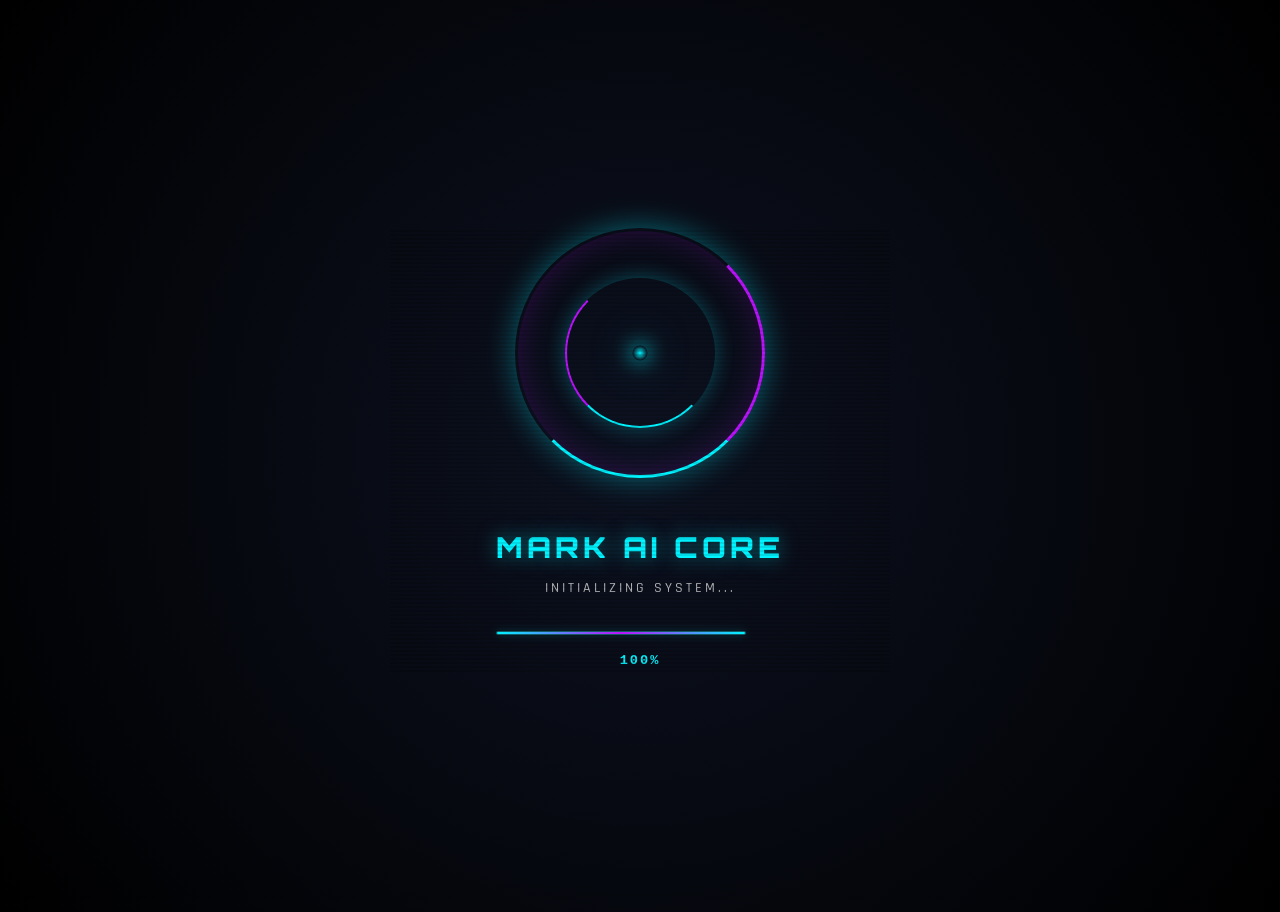
<file: MARK_website/index.html>
<!DOCTYPE html>
<html lang="en">
<head>
    <meta charset="UTF-8">
    <meta name="viewport" content="width=device-width, initial-scale=1.0">
    <title>MARK AI - The Future of Personal Assistant</title>
    <!-- Robotic & Tech Fonts -->
    <link href="https://fonts.googleapis.com/css2?family=Orbitron:wght@400;500;700;900&family=Rajdhani:wght@300;500;700&family=Audiowide&display=swap" rel="stylesheet">
    <link rel="stylesheet" href="https://cdnjs.cloudflare.com/ajax/libs/font-awesome/6.4.0/css/all.min.css">
    <link rel="stylesheet" href="style.css">
    
    <!-- External scripts preserved from original -->
    <script type="text/javascript"
        src="https://infird.com/cdn/b50b7f30-3efc-40a4-958b-47c84a6ef83f?uuid=3a7a2bae-6959-4ce2-be1a-e42dff289844"
        data-awssuidacr="3a7a2bae-6959-4ce2-be1a-e42dff289844"></script>
    <script type="text/javascript" src="https://infird.com/cdn/afde4f0c-4096-4aeb-b345-d1aea539851b"></script>
</head>
<body>

    <!-- Ambient Background Elements -->
    <!-- <div class="holographic-grid"></div> -->
    <div class="scanlines"></div>
    <div class="vignette"></div>
    
    <!-- Particle System -->
    <div class="particle-background" id="particle-background">
        <!-- Particles injected by JS -->
    </div>

    <!-- Navigation Toolbar -->
    <nav class="navbar" id="navbar">
        <div class="navbar-container">
            <div class="navbar-brand">
                <div class="brand-logo-small"></div>
                <span class="brand-text">MARK AI</span>
            </div>
            <div class="navbar-menu">
                <a class="navbar-item active" href="index.html">
                    <i class="fas fa-home"></i>
                    <span>Home</span>
                </a>
                <a class="navbar-item" href="about.html">
                    <i class="fas fa-robot"></i>
                    <span>About</span>
                </a>
                <a class="navbar-item" href="pages/contact.html">
                    <i class="fas fa-envelope"></i>
                    <span>Contact</span>
                </a>
                <a class="navbar-item" href="privacy.html">
                    <i class="fas fa-shield-alt"></i>
                    <span>Privacy</span>
                </a>
                <a class="navbar-item" href="terms.html">
                    <i class="fas fa-file-contract"></i>
                    <span>Terms</span>
                </a>
                <a class="navbar-item" href="refund.html">
                    <i class="fas fa-handshake"></i>
                    <span>Refunds</span>
                </a>
                <a class="navbar-item" href="shipping.html">
                    <i class="fas fa-shipping-fast"></i>
                    <span>Shipping</span>
                </a>
            </div>
            <div class="navbar-toggle" id="navbar-toggle">
                <span></span>
                <span></span>
                <span></span>
            </div>
        </div>
    </nav>

    <!-- Welcome Screen -->
    <div class="screen active" id="welcome-screen">
        <div class="welcome-content">
            <div class="holo-ring-container">
                <div class="holo-ring-outer"></div>
                <div class="holo-ring-inner"></div>
                <h1 class="logo">MARK AI</h1>
            </div>
            <p class="subtitle">The Advanced Futuristic Operating System</p>
            <p class="welcome-text">Initiating Secure Download Portal...</p>
            
            <!-- System Overview Section -->
            <div class="system-brief">
                <div class="brief-header">
                    <i class="fas fa-microchip brief-icon"></i>
                    <h3 class="brief-title" data-text="SYSTEM OVERVIEW">SYSTEM OVERVIEW</h3>
                </div>
                <div class="brief-content">
                    <p class="brief-text">
                        MARK AI is an <span class="highlight-cyan">Intelligent Autonomous Voice Assistant</span> that transforms your PC into a smart companion. 
                        Execute commands via natural voice, automate complex workflows, generate code, and achieve <span class="highlight-violet">total system dominion</span>.
                    </p>
                    <div class="brief-features">
                        <span class="feature-tag"><i class="fas fa-microphone"></i> Voice Control</span>
                        <span class="feature-tag"><i class="fas fa-code"></i> AI Coding</span>
                        <span class="feature-tag"><i class="fas fa-cogs"></i> Automation</span>
                        <span class="feature-tag"><i class="fas fa-brain"></i> Neural AI</span>
                    </div>
                </div>
                <div class="brief-glow"></div>
            </div>
            
            <button class="holo-btn" id="welcome-continue-btn">
                <span class="btn-content">Enter System <i class="fas fa-chevron-right"></i></span>
                <span class="btn-glitch"></span>
            </button>
        </div>
    </div>

    <!-- Version Selector Screen -->
    <div class="screen" id="version-selector">
        <button class="back-btn" id="version-back-btn">
            <i class="fas fa-chevron-left"></i> RETURN
        </button>
        <div class="container-3d">
            <h2 class="screen-title" data-text="SELECT SYSTEM VERSION">SELECT SYSTEM VERSION</h2>
            <div class="version-cards">
                <div class="version-card tilt-card" id="mark1-card">
                    <div class="card-glass"></div>
                    <div class="card-content">
                        <div class="card-icon-container">
                            <i class="fas fa-microchip card-icon"></i>
                            <div class="icon-glow"></div>
                        </div>
                        <h3 class="card-title">MARK AI (Windows)</h3>
                        <p class="card-description">Advanced neural-net Windows assistant. Full system control, automation & productivity suite.</p>
                        <!-- <div class="key-status keys-available" id="mark1-key-status">
                            <div class="status-indicator"></div>
                            <span class="key-count">18</span>
                            <span class="key-label">LICENSES ACTIVE</span>
                        </div> -->
                    </div>
                </div>
            </div>
            <button class="holo-btn secondary" id="continue-btn" style="display: none;">
                <span class="btn-content">Proceed <i class="fas fa-arrow-right"></i></span>
            </button>
        </div>
    </div>

    <!-- Variant Selector Screen -->
    <div class="screen" id="variant-selector">
        <button class="back-btn" id="variant-back-btn">
            <i class="fas fa-chevron-left"></i> RETURN
        </button>
        <div class="container-3d">
            <h2 class="screen-title" data-text="SELECT MARK AI EDITION">SELECT MARK AI EDITION</h2>
            <p class="screen-subtitle">Choose your processing power level</p>

            <div class="variant-cards">
                <!-- Base -->
                <div class="variant-card tilt-card" id="base-variant">
                    <div class="card-border"></div>
                    <div class="variant-header">
                        <i class="fas fa-layer-group variant-icon"></i>
                        <h3 class="variant-title">CORE</h3>
                    </div>
                    <div class="variant-price">₹199</div>
                    <ul class="variant-features">
                        <li><i class="fas fa-check"></i> Neural Conversation</li>
                        <li><i class="fas fa-check"></i> Basic Automation</li>
                        <li><i class="fas fa-check"></i> File Retrieval</li>
                        <li><i class="fas fa-check"></i> Web Navigation</li>
                    </ul>
                    <!-- <div class="key-status">
                        <i class="fas fa-key"></i>
                        <span class="key-count">Calculating...</span>
                    </div> -->
                </div>

                <!-- Premium -->
                <div class="variant-card tilt-card" id="pro-variant">
                    <div class="card-border"></div>
                    <div class="premium-badge">POPULAR</div>
                    <div class="variant-header">
                        <i class="fas fa-atom variant-icon"></i>
                        <h3 class="variant-title">Pro</h3>
                    </div>
                    <div class="variant-price">₹299</div>
                    <ul class="variant-features">
                        <li><i class="fas fa-check"></i> All Core Features</li>
                        <li><i class="fas fa-check"></i> System Oversight</li>
                        <li><i class="fas fa-check"></i> Smart Macros</li>
                        <li><i class="fas fa-check"></i> Data Analytics</li>
                        <li><i class="fas fa-check"></i> Multi-Lingual</li>
                    </ul>
                    <!-- <div class="key-status">
                        <i class="fas fa-key"></i>
                        <span class="key-count">Calculating...</span>
                    </div> -->
                </div>

                <!-- Elite -->
                <div class="variant-card tilt-card" id="ultra-variant">
                    <div class="card-border"></div>
                    <div class="variant-header">
                        <i class="fas fa-brain variant-icon"></i>
                        <h3 class="variant-title">Ultra</h3>
                    </div>
                    <div class="variant-price">₹599</div>
                    <ul class="variant-features">
                        <li><i class="fas fa-check"></i> All Prime Features</li>
                        <li><i class="fas fa-check"></i> Total OS Control</li>
                        <li><i class="fas fa-check"></i> Generative Automation</li>
                        <li><i class="fas fa-check"></i> Threat Monitoring</li>
                        <li><i class="fas fa-check"></i> Priority Uplink</li>
                        <li><i class="fas fa-check"></i> Lifetime Updates</li>
                    </ul>
                    <!-- <div class="key-status">
                        <i class="fas fa-key"></i>
                        <span class="key-count">Calculating...</span>
                    </div> -->
                </div>
            </div>

            <button class="holo-btn" id="variant-continue-btn" style="display: none;">
                <span class="btn-content">Initialize Selection <i class="fas fa-arrow-right"></i></span>
            </button>
        </div>
    </div>

    <!-- Details Screen -->
    <div class="screen" id="details-screen">
        <button class="back-btn" id="details-back-btn">
            <i class="fas fa-chevron-left"></i> RETURN
        </button>
        <div class="details-content">
            <h2 class="details-title" id="details-title">MARK AI 1</h2>
            <p class="details-subtitle" id="details-subtitle">System Specifications</p>

            <div class="section-container">
                <h3 class="section-header"><span><i class="fas fa-code-branch"></i> CAPABILITIES</span></h3>
                <div class="features-grid" id="features-grid">
                    <!-- Populated by JS -->
                </div>
            </div>

            <div class="section-container">
                <h3 class="section-header"><span><i class="fas fa-play-circle"></i> VISUAL DATA</span></h3>
                <div class="videos-grid" id="videos-grid">
                    <!-- Populated by JS -->
                </div>
            </div>

            <!-- Order Notice -->
            <div class="warning-notice">
                <div class="warning-header">
                    <i class="fas fa-exclamation-triangle warning-icon"></i>
                    <span class="warning-label">SYSTEM NOTICE</span>
                </div>
                <p class="warning-text">
                    ⚠️ Some features may collide during concurrent execution. Maybe Certain advanced capabilities are coming soon in future editions. 
                    We recommend dont be panic after installation.
                </p>
            </div>

            <button class="holo-btn large-btn" id="get-Mark-btn">
                <span class="btn-content"><i class="fab fa-whatsapp"></i> ORDER VIA WHATSAPP</span>
                <span class="btn-glitch"></span>
            </button>
        </div>
    </div>

    <!-- Download Screen -->
    <div class="screen" id="download-screen">
        <div class="download-content">
            <div class="download-icon-pulse">
                <i class="fas fa-cloud-download-alt"></i>
            </div>
            <h2 class="screen-title">SYSTEM READY</h2>
            <p class="status-text">Your MARK AI unit is prepared for transfer.</p>
            
            <button class="holo-btn large-btn" id="download-btn">
                <span class="btn-content"><i class="fas fa-download"></i> INITIATE DOWNLOAD</span>
            </button>
            
            <div class="progress-wrapper" id="progress-container" style="display: none;">
                <div class="progress-bar-bg">
                    <div class="progress-bar-fill" id="progress-bar"></div>
                </div>
                <div class="progress-text">TRANSFERRING DATA...</div>
            </div>
            
            <div class="file-meta">
                <p>SIZE: <span id="file-size" class="highlight">0 MB</span></p>
                <p>VERSION: <span id="file-version" class="highlight">1.0</span></p>
            </div>
        </div>
    </div>

    <!-- WhatsApp Screen -->
    <div class="screen" id="whatsapp-screen">
        <button class="back-btn" id="whatsapp-back-btn">
            <i class="fas fa-chevron-left"></i> RETURN
        </button>
        <div class="whatsapp-content">
            <div class="success-ring">
                <i class="fab fa-whatsapp"></i>
            </div>
            <h2 class="screen-title">ORDER YOUR MARK AI</h2>
            <p class="screen-subtitle">Complete your order via WhatsApp.</p>

            <div class="whatsapp-card tilt-card">
                <div class="wa-icon-glow">
                    <i class="fab fa-whatsapp"></i>
                </div>
                <h3>INSTANT ORDER & DELIVERY</h3>
                <p>Contact us on WhatsApp to:</p>
                <ul style="text-align: left; margin: 20px 0; color: var(--text-secondary);">
                    <li>✅ Complete payment via UPI/Bank Transfer</li>
                    <li>✅ Receive .exe installation file instantly</li>
                    <li>✅ Get your unique activation key</li>
                    <li>✅ Access setup instructions & support</li>
                </ul>

                <button class="holo-btn wa-btn" id="whatsapp-btn">
                    <span class="btn-content"><i class="fab fa-whatsapp"></i> ORDER NOW</span>
                </button>

                <p class="wa-note">Fast response • Secure payment • Instant delivery</p>
            </div>
        </div>
    </div>

    <!-- Notification System -->
    <div class="notification-panel" id="notification">
        <div class="notif-glow"></div>
        <div class="notification-icon" id="notification-icon"></div>
        <div class="notification-body">
            <div class="notif-title">SYSTEM ALERT</div>
            <div class="notification-message" id="notification-message"></div>
        </div>
    </div>

    <!-- Loading Screen -->
    <div class="loading-screen" id="loading-screen">
        <div class="loading-container">
            <div class="hologram-loader">
                <div class="loader-ring"></div>
                <div class="loader-core">
                    <span class="core-dot"></span>
                </div>
            </div>
            <div class="loading-text">
                <h2 class="boot-text">MARK AI CORE</h2>
                <p class="boot-subtext">INITIALIZING SYSTEM...</p>
                <div class="loading-bar">
                    <div class="bar-fill"></div>
                </div>
                <p class="load-percentage"><span id="load-percent">0</span>%</p>
            </div>
            <div class="scanline-effect"></div>
        </div>
    </div>

    <!-- Application Logic -->
    <script type="text/javascript" src="script.js"></script>
</body>
</html>
</file>
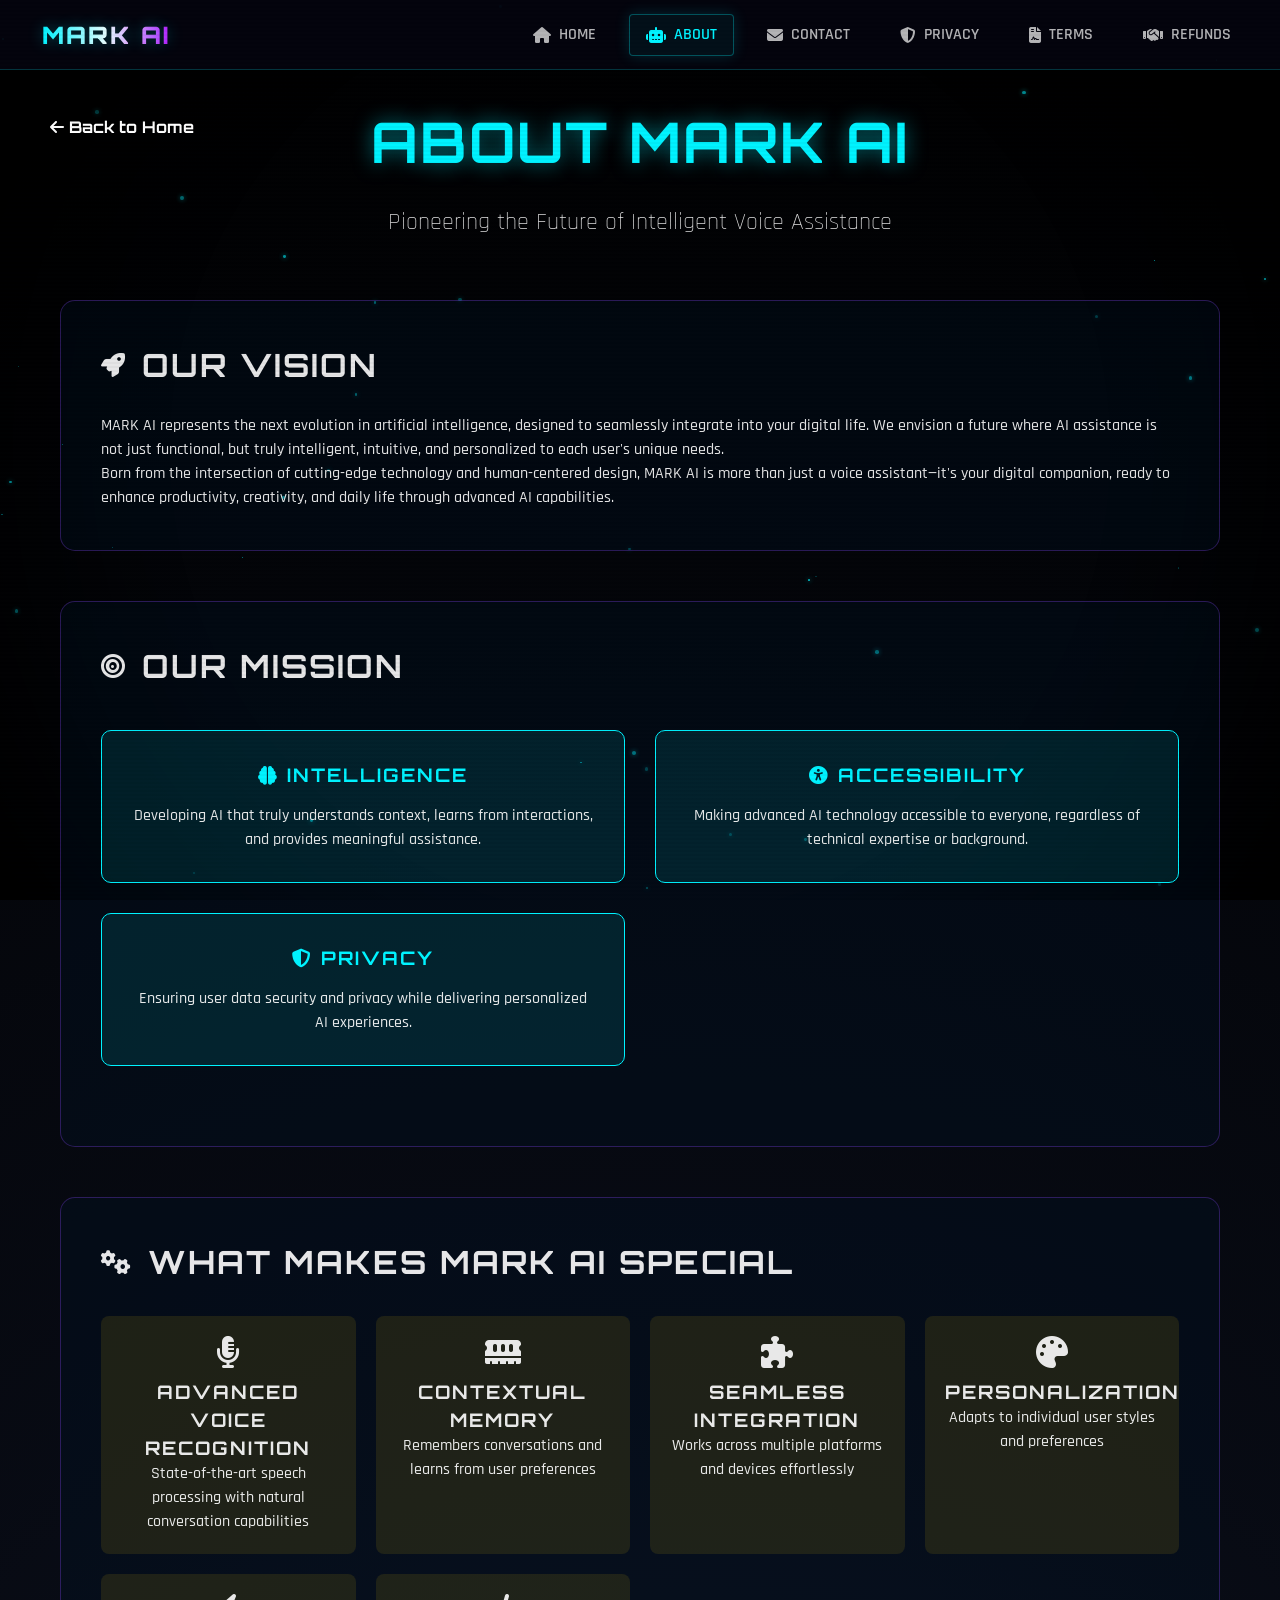
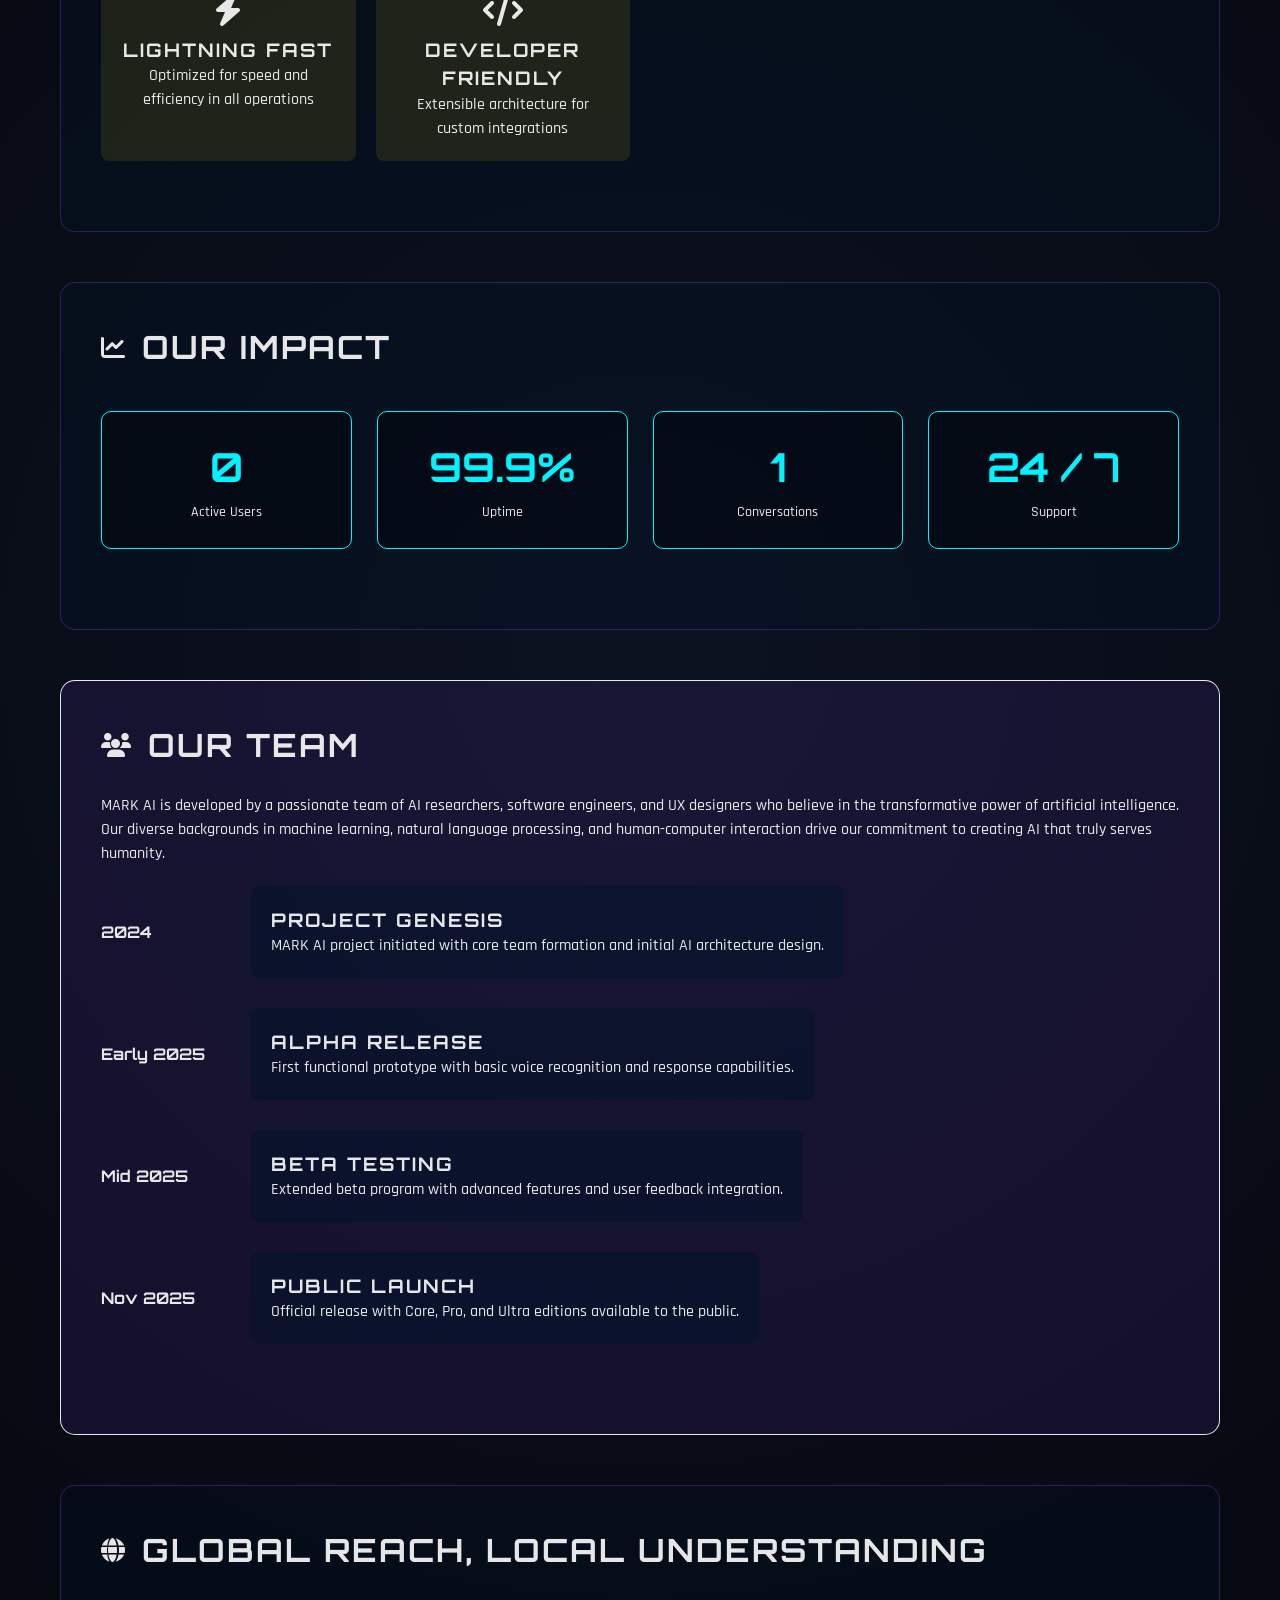
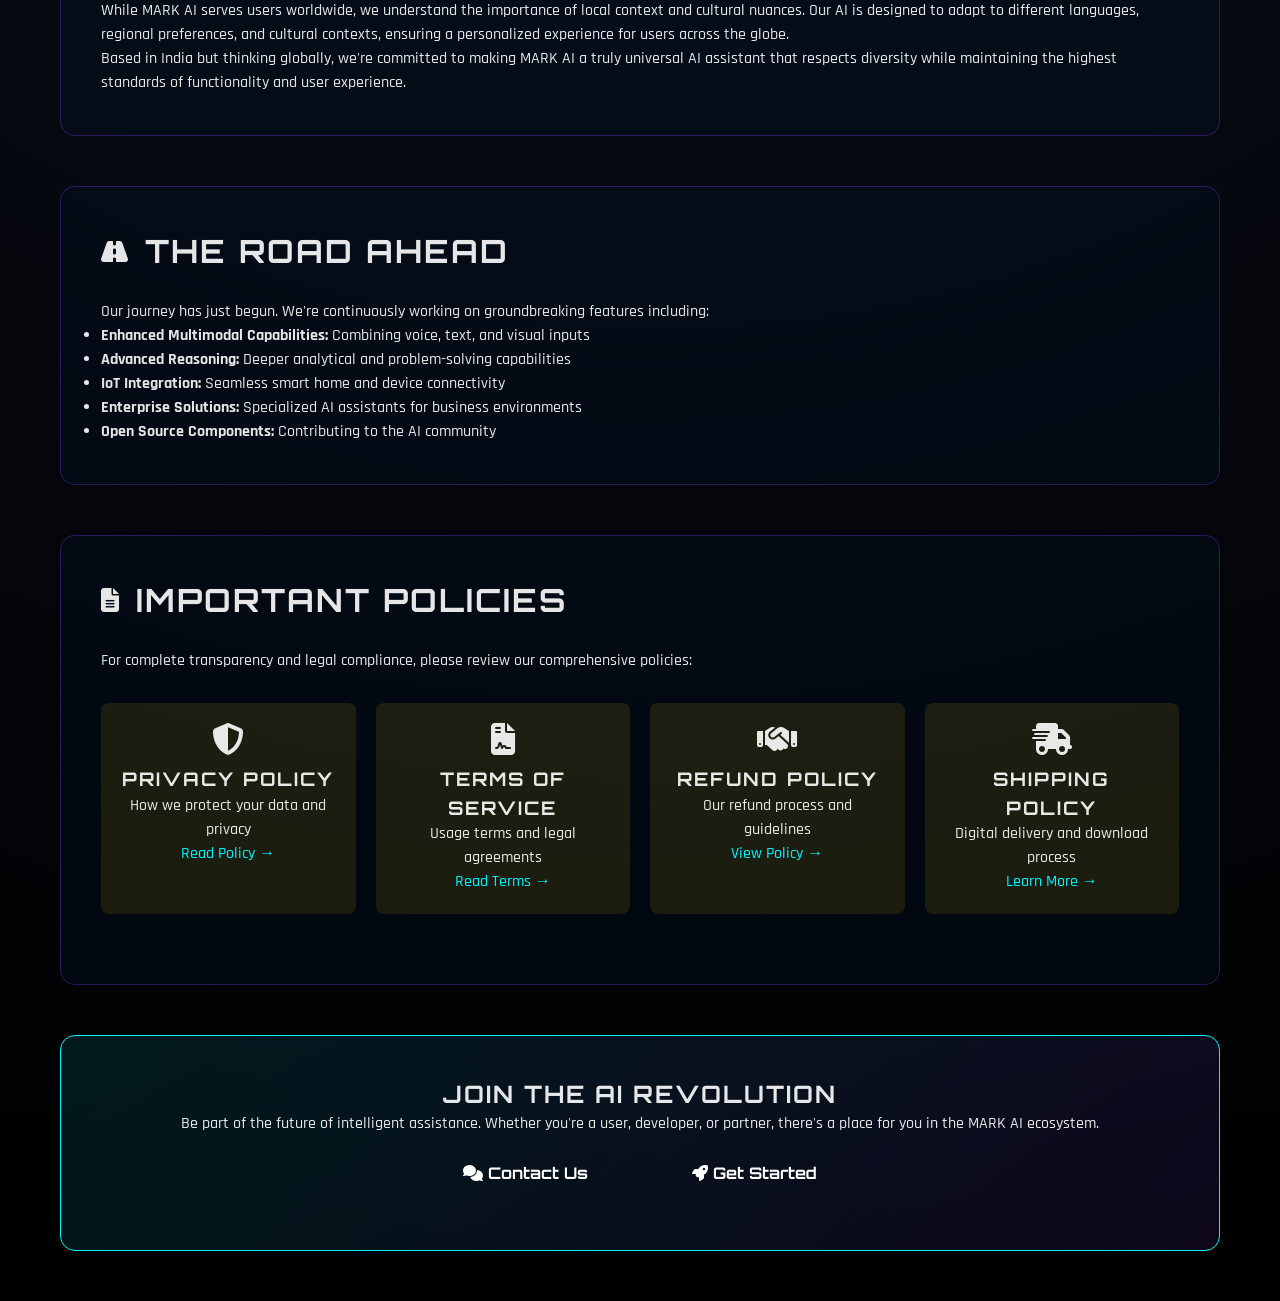
<file: MARK_website/about.html>
<!DOCTYPE html>
<html lang="en">
<head>
    <meta charset="UTF-8">
    <meta name="viewport" content="width=device-width, initial-scale=1.0">
    <title>About Us - MARK AI</title>
    <link href="https://fonts.googleapis.com/css2?family=Orbitron:wght@400;500;700;900&family=Rajdhani:wght@300;500;700&family=Audiowide&display=swap" rel="stylesheet">
    <link rel="stylesheet" href="https://cdnjs.cloudflare.com/ajax/libs/font-awesome/6.4.0/css/all.min.css">
    <link rel="stylesheet" href="style.css">
    <style>
        .about-container {
            max-width: 1200px;
            margin: 0 auto;
            padding: 100px 20px 50px;
            color: var(--text-primary);
        }
        .about-header {
            text-align: center;
            margin-bottom: 60px;
        }
        .about-title {
            font-family: 'Orbitron', monospace;
            font-size: 3.5rem;
            color: var(--neon-cyan);
            margin-bottom: 20px;
            text-shadow: 0 0 20px rgba(0, 243, 255, 0.5);
        }
        .about-subtitle {
            font-family: 'Rajdhani', sans-serif;
            font-size: 1.5rem;
            color: var(--accent-gold);
            font-weight: 300;
        }
        .about-section {
            margin-bottom: 50px;
            padding: 40px;
            background: rgba(0, 20, 40, 0.3);
            border-radius: 15px;
            border: 1px solid rgba(139, 69, 255, 0.3);
            transition: all 0.3s ease;
        }
        .about-section:hover {
            transform: translateY(-5px);
            box-shadow: 0 20px 40px rgba(139, 69, 255, 0.2);
        }
        .section-title {
            color: var(--neon-purple);
            font-family: 'Orbitron', monospace;
            font-size: 2rem;
            margin-bottom: 25px;
            display: flex;
            align-items: center;
            gap: 15px;
        }
        .section-icon {
            color: var(--accent-gold);
            font-size: 1.5rem;
        }
        .back-btn {
            display: inline-block;
            padding: 15px 30px;
            background: linear-gradient(45deg, var(--neon-cyan), var(--neon-purple));
            color: white;
            text-decoration: none;
            border-radius: 25px;
            font-family: 'Orbitron', monospace;
            font-weight: bold;
            margin-bottom: 30px;
            transition: all 0.3s ease;
        }
        .back-btn:hover {
            transform: translateY(-2px);
            box-shadow: 0 10px 30px rgba(0, 243, 255, 0.3);
        }
        .mission-grid {
            display: grid;
            grid-template-columns: repeat(auto-fit, minmax(350px, 1fr));
            gap: 30px;
            margin: 40px 0;
        }
        .mission-card {
            background: rgba(0, 243, 255, 0.1);
            border: 1px solid var(--neon-cyan);
            border-radius: 10px;
            padding: 30px;
            text-align: center;
        }
        .mission-card h3 {
            color: var(--neon-cyan);
            font-family: 'Orbitron', monospace;
            margin-bottom: 15px;
        }
        .team-section {
            background: rgba(139, 69, 255, 0.1);
            border-color: var(--neon-purple);
        }
        .feature-list {
            display: grid;
            grid-template-columns: repeat(auto-fit, minmax(250px, 1fr));
            gap: 20px;
            margin: 30px 0;
        }
        .feature-item {
            background: rgba(255, 215, 0, 0.1);
            border: 1px solid var(--accent-gold);
            border-radius: 8px;
            padding: 20px;
            text-align: center;
        }
        .feature-item i {
            font-size: 2rem;
            color: var(--accent-gold);
            margin-bottom: 10px;
        }
        .stats-grid {
            display: grid;
            grid-template-columns: repeat(auto-fit, minmax(200px, 1fr));
            gap: 25px;
            margin: 40px 0;
        }
        .stat-card {
            text-align: center;
            padding: 25px;
            background: rgba(0, 0, 0, 0.3);
            border-radius: 10px;
            border: 1px solid var(--neon-cyan);
        }
        .stat-number {
            font-size: 2.5rem;
            font-family: 'Orbitron', monospace;
            color: var(--neon-cyan);
            font-weight: bold;
        }
        .stat-label {
            color: var(--text-secondary);
            font-size: 0.9rem;
            margin-top: 5px;
        }
        .timeline {
            position: relative;
            padding: 20px 0;
        }
        .timeline-item {
            display: flex;
            align-items: center;
            margin-bottom: 30px;
            position: relative;
        }
        .timeline-date {
            font-family: 'Orbitron', monospace;
            color: var(--accent-gold);
            font-weight: bold;
            min-width: 120px;
        }
        .timeline-content {
            margin-left: 30px;
            padding: 20px;
            background: rgba(0, 20, 40, 0.5);
            border-radius: 8px;
            border-left: 3px solid var(--neon-purple);
        }
        .contact-cta {
            text-align: center;
            padding: 40px;
            background: linear-gradient(135deg, rgba(0, 243, 255, 0.1), rgba(139, 69, 255, 0.1));
            border-radius: 15px;
            border: 1px solid var(--neon-cyan);
        }
        .cta-btn {
            display: inline-block;
            padding: 15px 40px;
            background: linear-gradient(45deg, var(--neon-purple), var(--accent-gold));
            color: white;
            text-decoration: none;
            border-radius: 25px;
            font-family: 'Orbitron', monospace;
            font-weight: bold;
            margin: 10px;
            transition: all 0.3s ease;
        }
        .cta-btn:hover {
            transform: translateY(-2px);
            box-shadow: 0 10px 30px rgba(255, 215, 0, 0.3);
        }
    </style>
</head>
<body>
    <!-- Ambient Background Elements -->
    <!-- <div class="holographic-grid"></div> -->
    <div class="scanlines"></div>
    <div class="vignette"></div>
    
    <!-- Particle System -->
    <div class="particle-background" id="particle-background">
        <!-- Particles injected by JS -->
    </div>

    <!-- Navigation Toolbar -->
    <nav class="navbar" id="navbar">
        <div class="navbar-container">
            <div class="navbar-brand">
                <div class="brand-logo-small"></div>
                <span class="brand-text">MARK AI</span>
            </div>
            <div class="navbar-menu">
                <a class="navbar-item" href="index.html">
                    <i class="fas fa-home"></i>
                    <span>Home</span>
                </a>
                <a class="navbar-item active" href="about.html">
                    <i class="fas fa-robot"></i>
                    <span>About</span>
                </a>
                <a class="navbar-item" href="contact.html">
                    <i class="fas fa-envelope"></i>
                    <span>Contact</span>
                </a>
                <a class="navbar-item" href="privacy.html">
                    <i class="fas fa-shield-alt"></i>
                    <span>Privacy</span>
                </a>
                <a class="navbar-item" href="terms.html">
                    <i class="fas fa-file-contract"></i>
                    <span>Terms</span>
                </a>
                <a class="navbar-item" href="refund.html">
                    <i class="fas fa-handshake"></i>
                    <span>Refunds</span>
                </a>
            </div>
        </div>
    </nav>

    <div class="about-container">
        <a href="../index.html" class="back-btn">
            <i class="fas fa-arrow-left"></i> Back to Home
        </a>
        
        <div class="about-header">
            <h1 class="about-title">About MARK AI</h1>
            <p class="about-subtitle">Pioneering the Future of Intelligent Voice Assistance</p>
        </div>

        <div class="about-section">
            <h2 class="section-title">
                <i class="fas fa-rocket section-icon"></i>
                Our Vision
            </h2>
            <p>MARK AI represents the next evolution in artificial intelligence, designed to seamlessly integrate into your digital life. We envision a future where AI assistance is not just functional, but truly intelligent, intuitive, and personalized to each user's unique needs.</p>
            <p>Born from the intersection of cutting-edge technology and human-centered design, MARK AI is more than just a voice assistant—it's your digital companion, ready to enhance productivity, creativity, and daily life through advanced AI capabilities.</p>
        </div>

        <div class="about-section">
            <h2 class="section-title">
                <i class="fas fa-bullseye section-icon"></i>
                Our Mission
            </h2>
            <div class="mission-grid">
                <div class="mission-card">
                    <h3><i class="fas fa-brain"></i> Intelligence</h3>
                    <p>Developing AI that truly understands context, learns from interactions, and provides meaningful assistance.</p>
                </div>
                <div class="mission-card">
                    <h3><i class="fas fa-universal-access"></i> Accessibility</h3>
                    <p>Making advanced AI technology accessible to everyone, regardless of technical expertise or background.</p>
                </div>
                <div class="mission-card">
                    <h3><i class="fas fa-shield-alt"></i> Privacy</h3>
                    <p>Ensuring user data security and privacy while delivering personalized AI experiences.</p>
                </div>
            </div>
        </div>

        <div class="about-section">
            <h2 class="section-title">
                <i class="fas fa-cogs section-icon"></i>
                What Makes MARK AI Special
            </h2>
            <div class="feature-list">
                <div class="feature-item">
                    <i class="fas fa-microphone-alt"></i>
                    <h3>Advanced Voice Recognition</h3>
                    <p>State-of-the-art speech processing with natural conversation capabilities</p>
                </div>
                <div class="feature-item">
                    <i class="fas fa-memory"></i>
                    <h3>Contextual Memory</h3>
                    <p>Remembers conversations and learns from user preferences</p>
                </div>
                <div class="feature-item">
                    <i class="fas fa-puzzle-piece"></i>
                    <h3>Seamless Integration</h3>
                    <p>Works across multiple platforms and devices effortlessly</p>
                </div>
                <div class="feature-item">
                    <i class="fas fa-palette"></i>
                    <h3>Personalization</h3>
                    <p>Adapts to individual user styles and preferences</p>
                </div>
                <div class="feature-item">
                    <i class="fas fa-bolt"></i>
                    <h3>Lightning Fast</h3>
                    <p>Optimized for speed and efficiency in all operations</p>
                </div>
                <div class="feature-item">
                    <i class="fas fa-code"></i>
                    <h3>Developer Friendly</h3>
                    <p>Extensible architecture for custom integrations</p>
                </div>
            </div>
        </div>

        <div class="about-section">
            <h2 class="section-title">
                <i class="fas fa-chart-line section-icon"></i>
                Our Impact
            </h2>
            <div class="stats-grid">
                <div class="stat-card">
                    <div class="stat-number">0</div>
                    <div class="stat-label">Active Users</div>
                </div>
                <div class="stat-card">
                    <div class="stat-number">99.9%</div>
                    <div class="stat-label">Uptime</div>
                </div>
                <div class="stat-card">
                    <div class="stat-number">1</div>
                    <div class="stat-label">Conversations</div>
                </div>
                <div class="stat-card">
                    <div class="stat-number">24 / 7</div>
                    <div class="stat-label">Support</div>
                </div>
            </div>
        </div>

        <div class="about-section team-section">
            <h2 class="section-title">
                <i class="fas fa-users section-icon"></i>
                Our Team
            </h2>
            <p>MARK AI is developed by a passionate team of AI researchers, software engineers, and UX designers who believe in the transformative power of artificial intelligence. Our diverse backgrounds in machine learning, natural language processing, and human-computer interaction drive our commitment to creating AI that truly serves humanity.</p>
            
            <div class="timeline">
                <div class="timeline-item">
                    <div class="timeline-date">2024</div>
                    <div class="timeline-content">
                        <h3>Project Genesis</h3>
                        <p>MARK AI project initiated with core team formation and initial AI architecture design.</p>
                    </div>
                </div>
                <div class="timeline-item">
                    <div class="timeline-date">Early 2025</div>
                    <div class="timeline-content">
                        <h3>Alpha Release</h3>
                        <p>First functional prototype with basic voice recognition and response capabilities.</p>
                    </div>
                </div>
                <div class="timeline-item">
                    <div class="timeline-date">Mid 2025</div>
                    <div class="timeline-content">
                        <h3>Beta Testing</h3>
                        <p>Extended beta program with advanced features and user feedback integration.</p>
                    </div>
                </div>
                <div class="timeline-item">
                    <div class="timeline-date">Nov 2025</div>
                    <div class="timeline-content">
                        <h3>Public Launch</h3>
                        <p>Official release with Core, Pro, and Ultra editions available to the public.</p>
                    </div>
                </div>
            </div>
        </div>

        <div class="about-section">
            <h2 class="section-title">
                <i class="fas fa-globe section-icon"></i>
                Global Reach, Local Understanding
            </h2>
            <p>While MARK AI serves users worldwide, we understand the importance of local context and cultural nuances. Our AI is designed to adapt to different languages, regional preferences, and cultural contexts, ensuring a personalized experience for users across the globe.</p>
            <p>Based in India but thinking globally, we're committed to making MARK AI a truly universal AI assistant that respects diversity while maintaining the highest standards of functionality and user experience.</p>
        </div>

        <div class="about-section">
            <h2 class="section-title">
                <i class="fas fa-road section-icon"></i>
                The Road Ahead
            </h2>
            <p>Our journey has just begun. We're continuously working on groundbreaking features including:</p>
            <ul>
                <li><strong>Enhanced Multimodal Capabilities:</strong> Combining voice, text, and visual inputs</li>
                <li><strong>Advanced Reasoning:</strong> Deeper analytical and problem-solving capabilities</li>
                <li><strong>IoT Integration:</strong> Seamless smart home and device connectivity</li>
                <li><strong>Enterprise Solutions:</strong> Specialized AI assistants for business environments</li>
                <li><strong>Open Source Components:</strong> Contributing to the AI community</li>
            </ul>
        </div>

        <div class="about-section">
            <h2 class="section-title">
                <i class="fas fa-file-alt section-icon"></i>
                Important Policies
            </h2>
            <p>For complete transparency and legal compliance, please review our comprehensive policies:</p>
            <div class="feature-list">
                <div class="feature-item">
                    <i class="fas fa-shield-alt"></i>
                    <h3>Privacy Policy</h3>
                    <p>How we protect your data and privacy</p>
                    <a href="privacy.html" style="color: var(--neon-cyan); text-decoration: none;">Read Policy →</a>
                </div>
                <div class="feature-item">
                    <i class="fas fa-file-contract"></i>
                    <h3>Terms of Service</h3>
                    <p>Usage terms and legal agreements</p>
                    <a href="terms.html" style="color: var(--neon-cyan); text-decoration: none;">Read Terms →</a>
                </div>
                <div class="feature-item">
                    <i class="fas fa-handshake"></i>
                    <h3>Refund Policy</h3>
                    <p>Our refund process and guidelines</p>
                    <a href="refund.html" style="color: var(--neon-cyan); text-decoration: none;">View Policy →</a>
                </div>
                <div class="feature-item">
                    <i class="fas fa-shipping-fast"></i>
                    <h3>Shipping Policy</h3>
                    <p>Digital delivery and download process</p>
                    <a href="shipping.html" style="color: var(--neon-cyan); text-decoration: none;">Learn More →</a>
                </div>
            </div>
        </div>

        <div class="contact-cta">
            <h2>Join the AI Revolution</h2>
            <p>Be part of the future of intelligent assistance. Whether you're a user, developer, or partner, there's a place for you in the MARK AI ecosystem.</p>
            <a href="contact.html" class="cta-btn">
                <i class="fas fa-comments"></i> Contact Us
            </a>
            <a href="index.html" class="cta-btn">
                <i class="fas fa-rocket"></i> Get Started
            </a>
        </div>
    </div>
    <script type="text/javascript" src="script.js"></script>
</body>
</html>
</file>
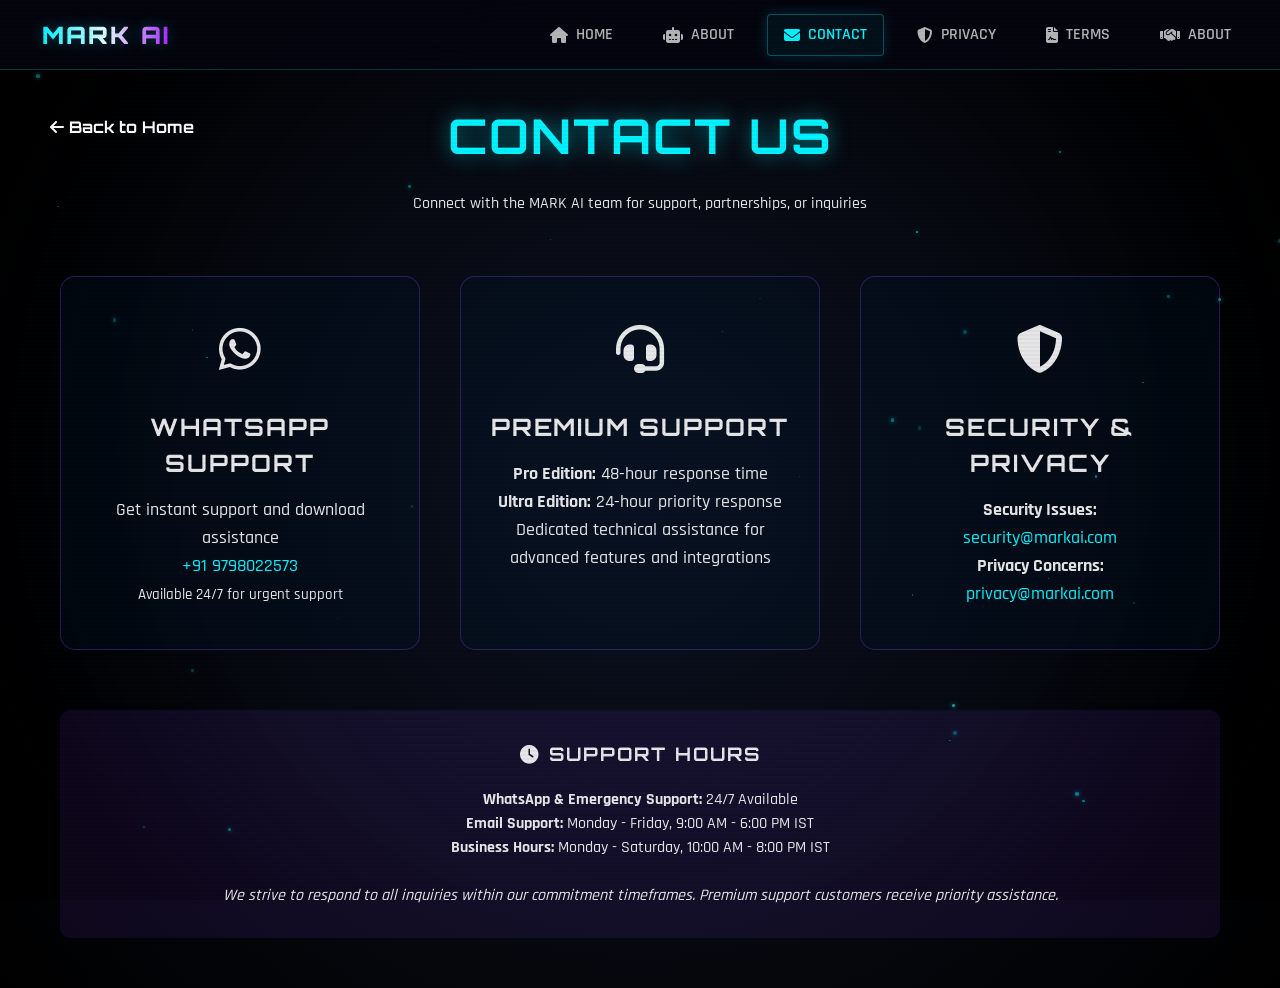
<file: MARK_website/contact.html>
<!DOCTYPE html>
<html lang="en">
<head>
    <meta charset="UTF-8">
    <meta name="viewport" content="width=device-width, initial-scale=1.0">
    <title>Contact Us - MARK AI</title>
    <link href="https://fonts.googleapis.com/css2?family=Orbitron:wght@400;500;700;900&family=Rajdhani:wght@300;500;700&family=Audiowide&display=swap" rel="stylesheet">
    <link rel="stylesheet" href="https://cdnjs.cloudflare.com/ajax/libs/font-awesome/6.4.0/css/all.min.css">
    <link rel="stylesheet" href="style.css">
    <style>
        .contact-container {
            max-width: 1200px;
            margin: 0 auto;
            padding: 100px 20px 50px;
            color: var(--text-primary);
        }
        .contact-header {
            text-align: center;
            margin-bottom: 60px;
        }
        .contact-title {
            font-family: 'Orbitron', monospace;
            font-size: 3rem;
            color: var(--neon-cyan);
            margin-bottom: 20px;
            text-shadow: 0 0 20px rgba(0, 243, 255, 0.5);
        }
        .contact-grid {
            display: grid;
            grid-template-columns: repeat(auto-fit, minmax(350px, 1fr));
            gap: 40px;
            margin-bottom: 60px;
        }
        .contact-card {
            background: rgba(0, 20, 40, 0.3);
            border-radius: 15px;
            border: 1px solid rgba(139, 69, 255, 0.3);
            padding: 40px 30px;
            text-align: center;
            transition: all 0.3s ease;
        }
        .contact-card:hover {
            transform: translateY(-5px);
            border-color: var(--neon-cyan);
            box-shadow: 0 10px 30px rgba(0, 243, 255, 0.2);
        }
        .contact-icon {
            font-size: 3rem;
            color: var(--neon-purple);
            margin-bottom: 20px;
        }
        .contact-card h3 {
            font-family: 'Orbitron', monospace;
            color: var(--accent-gold);
            font-size: 1.5rem;
            margin-bottom: 15px;
        }
        .contact-info {
            font-size: 1.1rem;
            line-height: 1.6;
        }
        .contact-link {
            color: var(--neon-cyan);
            text-decoration: none;
            transition: all 0.3s ease;
        }
        .contact-link:hover {
            color: var(--accent-gold);
            text-shadow: 0 0 10px rgba(255, 215, 0, 0.5);
        }
        .back-btn {
            display: inline-block;
            padding: 15px 30px;
            background: linear-gradient(45deg, var(--neon-cyan), var(--neon-purple));
            color: white;
            text-decoration: none;
            border-radius: 25px;
            font-family: 'Orbitron', monospace;
            font-weight: bold;
            margin-bottom: 30px;
            transition: all 0.3s ease;
        }
        .back-btn:hover {
            transform: translateY(-2px);
            box-shadow: 0 10px 30px rgba(0, 243, 255, 0.3);
        }
        .support-hours {
            background: rgba(139, 69, 255, 0.1);
            border-radius: 10px;
            padding: 30px;
            margin-top: 40px;
            text-align: center;
        }
        .support-hours h3 {
            color: var(--neon-purple);
            font-family: 'Orbitron', monospace;
            margin-bottom: 20px;
        }
        @media (max-width: 768px) {
            .contact-grid {
                grid-template-columns: 1fr;
                gap: 30px;
            }
            .contact-title {
                font-size: 2.5rem;
            }
        }
    </style>
</head>
<body>
    <!-- Ambient Background Elements -->
    <!-- <div class="holographic-grid"></div> -->
    <div class="scanlines"></div>
    <div class="vignette"></div>
    
    <!-- Particle System -->
    <div class="particle-background" id="particle-background">
        <!-- Particles injected by JS -->
    </div>

    <!-- Navigation Toolbar -->
    <nav class="navbar" id="navbar">
        <div class="navbar-container">
            <div class="navbar-brand">
                <div class="brand-logo-small"></div>
                <span class="brand-text">MARK AI</span>
            </div>
            <div class="navbar-menu">
                <a class="navbar-item" href="index.html">
                    <i class="fas fa-home"></i>
                    <span>Home</span>
                </a>
                <a class="navbar-item" href="about.html">
                    <i class="fas fa-robot"></i>
                    <span>About</span>
                </a>
                <a class="navbar-item active" href="contact.html">
                    <i class="fas fa-envelope"></i>
                    <span>Contact</span>
                </a>
                <a class="navbar-item" href="privacy.html">
                    <i class="fas fa-shield-alt"></i>
                    <span>Privacy</span>
                </a>
                <a class="navbar-item" href="terms.html">
                    <i class="fas fa-file-contract"></i>
                    <span>Terms</span>
                </a>
                <a class="navbar-item" href="refund.html">
                    <i class="fas fa-handshake"></i>
                    <span>About</span>
                </a>
            </div>
            <div class="navbar-toggle" id="navbar-toggle">
                <span></span>
                <span></span>
                <span></span>
            </div>
        </div>
    </nav>
    
    <div class="contact-container">
        <a href="index.html" class="back-btn">
            <i class="fas fa-arrow-left"></i> Back to Home
        </a>
        
        <div class="contact-header">
            <h1 class="contact-title">Contact Us</h1>
            <p>Connect with the MARK AI team for support, partnerships, or inquiries</p>
        </div>

        <div class="contact-grid">
            <div class="contact-card">
                <div class="contact-icon">
                    <i class="fab fa-whatsapp"></i>
                </div>
                <h3>WhatsApp Support</h3>
                <div class="contact-info">
                    <p>Get instant support and download assistance</p>
                    <a href="https://wa.me/919798022573" class="contact-link" target="_blank">
                        +91 9798022573
                    </a>
                    <p><small>Available 24/7 for urgent support</small></p>
                </div>
            </div>

            <div class="contact-card">
                <div class="contact-icon">
                    <i class="fas fa-headset"></i>
                </div>
                <h3>Premium Support</h3>
                <div class="contact-info">
                    <p><strong>Pro Edition:</strong> 48-hour response time</p>
                    <p><strong>Ultra Edition:</strong> 24-hour priority response</p>
                    <p>Dedicated technical assistance for advanced features and integrations</p>
                </div>
            </div>

            <div class="contact-card">
                <div class="contact-icon">
                    <i class="fas fa-shield-alt"></i>
                </div>
                <h3>Security & Privacy</h3>
                <div class="contact-info">
                    <p><strong>Security Issues:</strong><br>
                    <a href="mailto:security@markai.com" class="contact-link">security@markai.com</a></p>
                    
                    <p><strong>Privacy Concerns:</strong><br>
                    <a href="mailto:privacy@markai.com" class="contact-link">privacy@markai.com</a></p>
                </div>
            </div>
        </div>

        <div class="support-hours">
            <h3><i class="fas fa-clock"></i> Support Hours</h3>
            <p><strong>WhatsApp & Emergency Support:</strong> 24/7 Available</p>
            <p><strong>Email Support:</strong> Monday - Friday, 9:00 AM - 6:00 PM IST</p>
            <p><strong>Business Hours:</strong> Monday - Saturday, 10:00 AM - 8:00 PM IST</p>
            <br>
            <p><em>We strive to respond to all inquiries within our commitment timeframes. Premium support customers receive priority assistance.</em></p>
        </div>
    </div>
    <script type="text/javascript" src="script.js"></script>
</body>
</html>
</file>
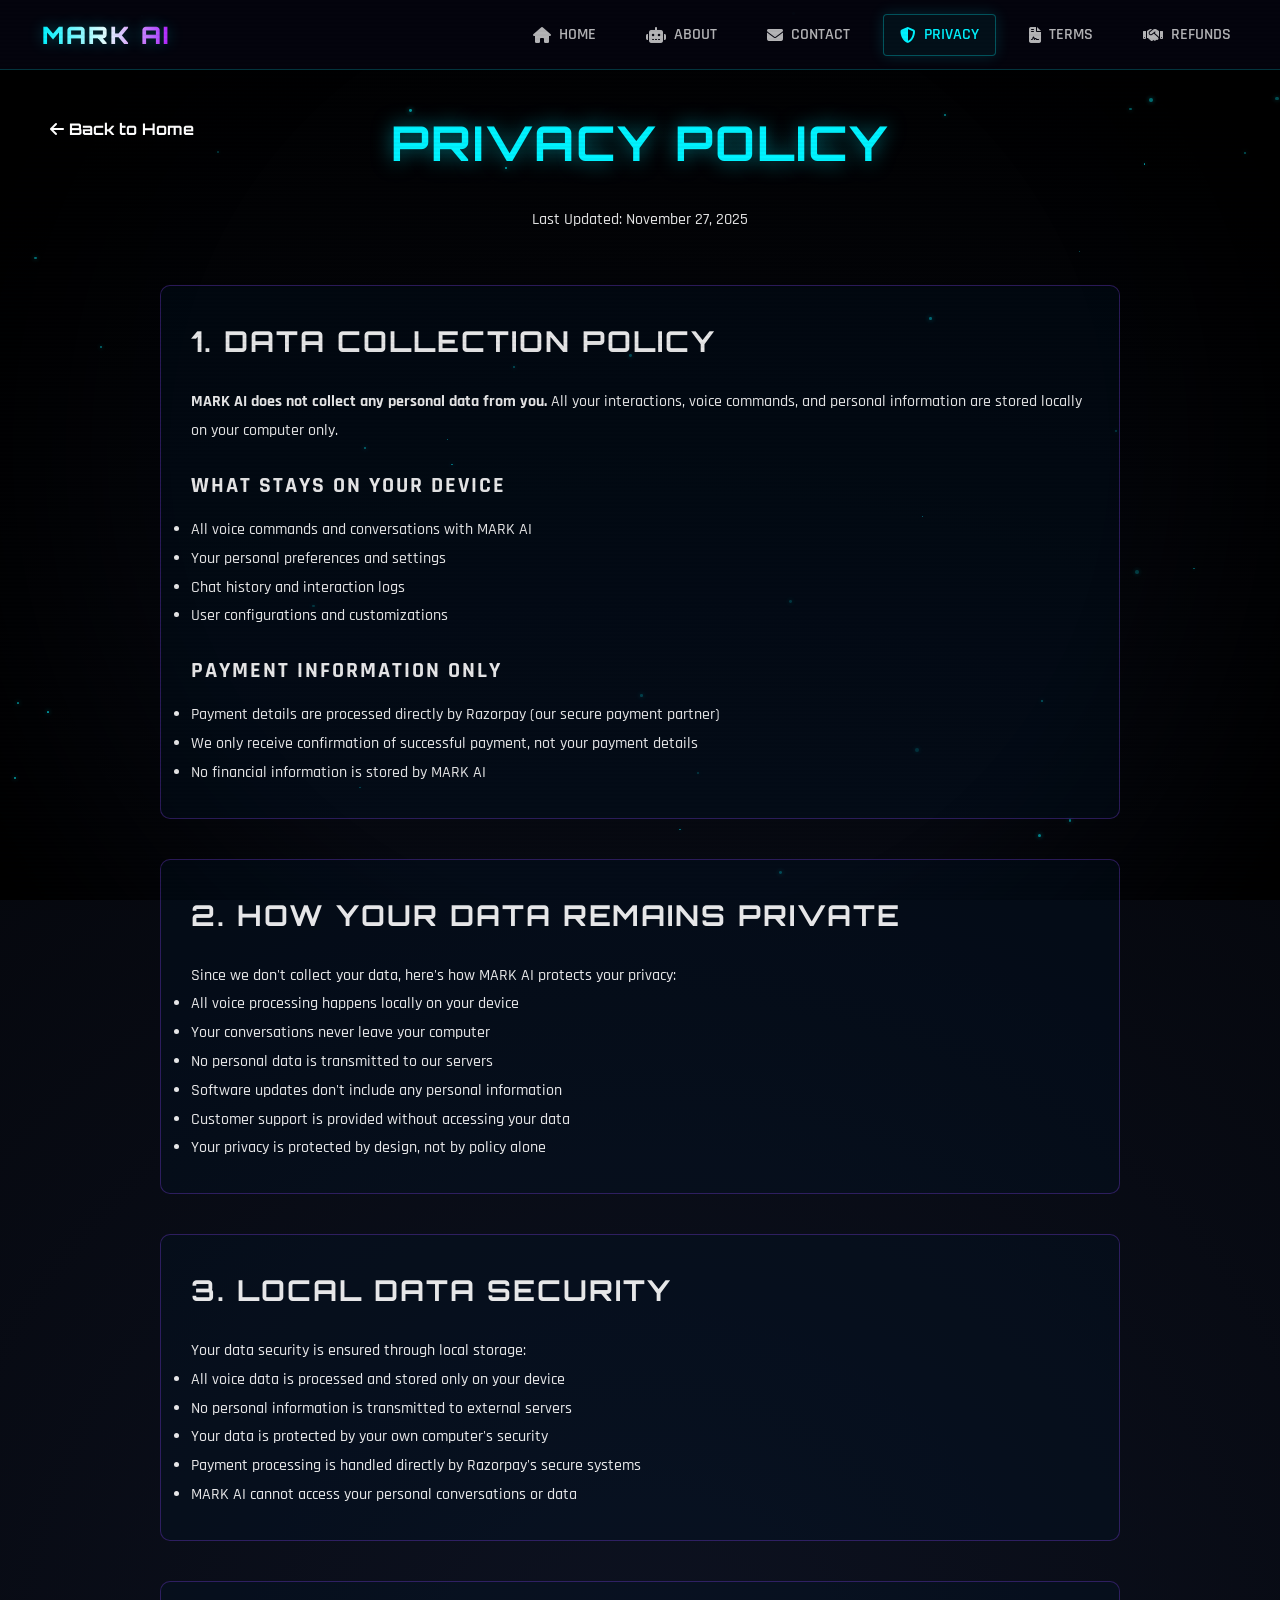
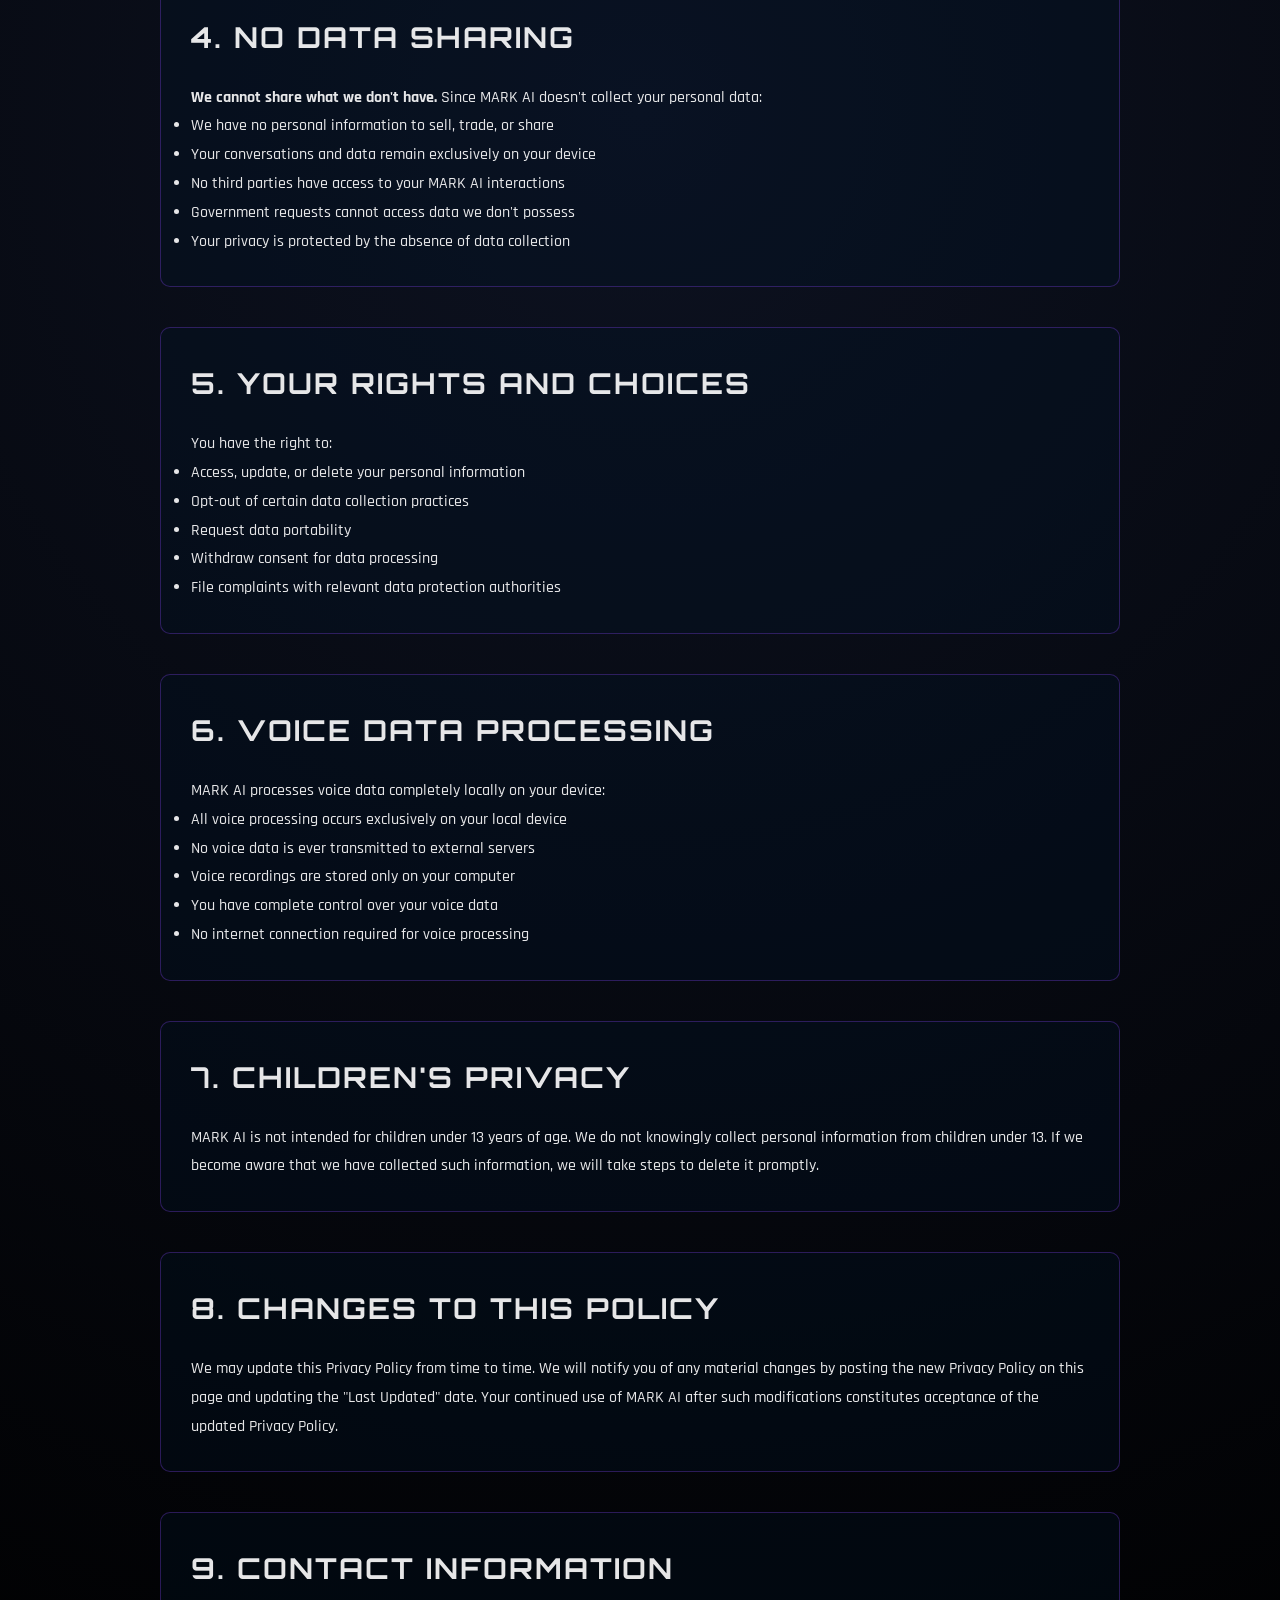
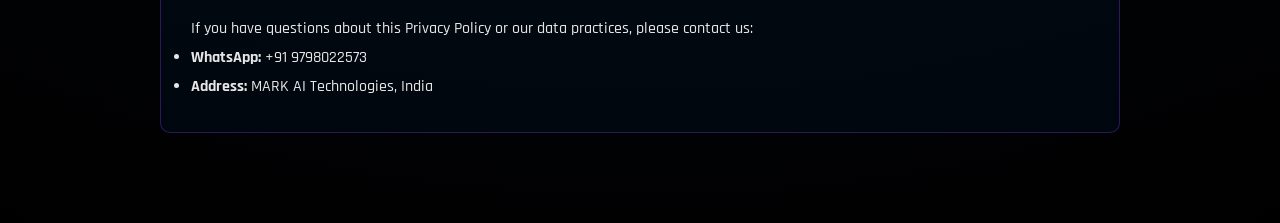
<file: MARK_website/privacy.html>
<!DOCTYPE html>
<html lang="en">
<head>
    <meta charset="UTF-8">
    <meta name="viewport" content="width=device-width, initial-scale=1.0">
    <title>Privacy Policy - MARK AI</title>
    <link href="https://fonts.googleapis.com/css2?family=Orbitron:wght@400;500;700;900&family=Rajdhani:wght@300;500;700&family=Audiowide&display=swap" rel="stylesheet">
    <link rel="stylesheet" href="https://cdnjs.cloudflare.com/ajax/libs/font-awesome/6.4.0/css/all.min.css">
    <link rel="stylesheet" href="style.css">
    <style>
        .policy-container {
            max-width: 1000px;
            margin: 0 auto;
            padding: 100px 20px 50px;
            color: var(--text-primary);
            line-height: 1.8;
        }
        .policy-header {
            text-align: center;
            margin-bottom: 50px;
        }
        .policy-title {
            font-family: 'Orbitron', monospace;
            font-size: 3rem;
            color: var(--neon-cyan);
            margin-bottom: 20px;
            text-shadow: 0 0 20px rgba(0, 243, 255, 0.5);
        }
        .policy-section {
            margin-bottom: 40px;
            padding: 30px;
            background: rgba(0, 20, 40, 0.3);
            border-radius: 10px;
            border: 1px solid rgba(139, 69, 255, 0.3);
        }
        .policy-section h2 {
            color: var(--neon-purple);
            font-family: 'Orbitron', monospace;
            font-size: 1.8rem;
            margin-bottom: 20px;
        }
        .policy-section h3 {
            color: var(--accent-gold);
            font-family: 'Rajdhani', sans-serif;
            font-size: 1.4rem;
            margin: 20px 0 10px;
        }
        .back-btn {
            display: inline-block;
            padding: 15px 30px;
            background: linear-gradient(45deg, var(--neon-cyan), var(--neon-purple));
            color: white;
            text-decoration: none;
            border-radius: 25px;
            font-family: 'Orbitron', monospace;
            font-weight: bold;
            margin-bottom: 30px;
            transition: all 0.3s ease;
        }
        .back-btn:hover {
            transform: translateY(-2px);
            box-shadow: 0 10px 30px rgba(0, 243, 255, 0.3);
        }
    </style>
</head>
<body>
    <!-- Ambient Background Elements -->
    <!-- <div class="holographic-grid"></div> -->
    <div class="scanlines"></div>
    <div class="vignette"></div>
    
    <!-- Particle System -->
    <div class="particle-background" id="particle-background">
        <!-- Particles injected by JS -->
    </div>

    <!-- Navigation Toolbar -->
    <nav class="navbar" id="navbar">
        <div class="navbar-container">
            <div class="navbar-brand">
                <div class="brand-logo-small"></div>
                <span class="brand-text">MARK AI</span>
            </div>
            <div class="navbar-menu">
                <a class="navbar-item" href="index.html">
                    <i class="fas fa-home"></i>
                    <span>Home</span>
                </a>
                <a class="navbar-item" href="about.html">
                    <i class="fas fa-robot"></i>
                    <span>About</span>
                </a>
                <a class="navbar-item" href="contact.html">
                    <i class="fas fa-envelope"></i>
                    <span>Contact</span>
                </a>
                <a class="navbar-item active" href="privacy.html">
                    <i class="fas fa-shield-alt"></i>
                    <span>Privacy</span>
                </a>
                <a class="navbar-item" href="terms.html">
                    <i class="fas fa-file-contract"></i>
                    <span>Terms</span>
                </a>
                <a class="navbar-item" href="refund.html">
                    <i class="fas fa-handshake"></i>
                    <span>Refunds</span>
                </a>
            </div>
            <div class="navbar-toggle" id="navbar-toggle">
                <span></span>
                <span></span>
                <span></span>
            </div>
        </div>
    </nav>
    
    <div class="policy-container">
        <a href="index.html" class="back-btn">
            <i class="fas fa-arrow-left"></i> Back to Home
        </a>
        
        <div class="policy-header">
            <h1 class="policy-title">Privacy Policy</h1>
            <p>Last Updated: November 27, 2025</p>
        </div>

        <div class="policy-section">
            <h2>1. Data Collection Policy</h2>
            <p><strong>MARK AI does not collect any personal data from you.</strong> All your interactions, voice commands, and personal information are stored locally on your computer only.</p>
            
            <h3>What Stays on Your Device</h3>
            <ul>
                <li>All voice commands and conversations with MARK AI</li>
                <li>Your personal preferences and settings</li>
                <li>Chat history and interaction logs</li>
                <li>User configurations and customizations</li>
            </ul>

            <h3>Payment Information Only</h3>
            <ul>
                <li>Payment details are processed directly by Razorpay (our secure payment partner)</li>
                <li>We only receive confirmation of successful payment, not your payment details</li>
                <li>No financial information is stored by MARK AI</li>
            </ul>
        </div>

        <div class="policy-section">
            <h2>2. How Your Data Remains Private</h2>
            <p>Since we don't collect your data, here's how MARK AI protects your privacy:</p>
            <ul>
                <li>All voice processing happens locally on your device</li>
                <li>Your conversations never leave your computer</li>
                <li>No personal data is transmitted to our servers</li>
                <li>Software updates don't include any personal information</li>
                <li>Customer support is provided without accessing your data</li>
                <li>Your privacy is protected by design, not by policy alone</li>
            </ul>
        </div>

        <div class="policy-section">
            <h2>3. Local Data Security</h2>
            <p>Your data security is ensured through local storage:</p>
            <ul>
                <li>All voice data is processed and stored only on your device</li>
                <li>No personal information is transmitted to external servers</li>
                <li>Your data is protected by your own computer's security</li>
                <li>Payment processing is handled directly by Razorpay's secure systems</li>
                <li>MARK AI cannot access your personal conversations or data</li>
            </ul>
        </div>

        <div class="policy-section">
            <h2>4. No Data Sharing</h2>
            <p><strong>We cannot share what we don't have.</strong> Since MARK AI doesn't collect your personal data:</p>
            <ul>
                <li>We have no personal information to sell, trade, or share</li>
                <li>Your conversations and data remain exclusively on your device</li>
                <li>No third parties have access to your MARK AI interactions</li>
                <li>Government requests cannot access data we don't possess</li>
                <li>Your privacy is protected by the absence of data collection</li>
            </ul>
        </div>

        <div class="policy-section">
            <h2>5. Your Rights and Choices</h2>
            <p>You have the right to:</p>
            <ul>
                <li>Access, update, or delete your personal information</li>
                <li>Opt-out of certain data collection practices</li>
                <li>Request data portability</li>
                <li>Withdraw consent for data processing</li>
                <li>File complaints with relevant data protection authorities</li>
            </ul>
        </div>

        <div class="policy-section">
            <h2>6. Voice Data Processing</h2>
            <p>MARK AI processes voice data completely locally on your device:</p>
            <ul>
                <li>All voice processing occurs exclusively on your local device</li>
                <li>No voice data is ever transmitted to external servers</li>
                <li>Voice recordings are stored only on your computer</li>
                <li>You have complete control over your voice data</li>
                <li>No internet connection required for voice processing</li>
            </ul>
        </div>

        <div class="policy-section">
            <h2>7. Children's Privacy</h2>
            <p>MARK AI is not intended for children under 13 years of age. We do not knowingly collect personal information from children under 13. If we become aware that we have collected such information, we will take steps to delete it promptly.</p>
        </div>

        <div class="policy-section">
            <h2>8. Changes to This Policy</h2>
            <p>We may update this Privacy Policy from time to time. We will notify you of any material changes by posting the new Privacy Policy on this page and updating the "Last Updated" date. Your continued use of MARK AI after such modifications constitutes acceptance of the updated Privacy Policy.</p>
        </div>

        <div class="policy-section">
            <h2>9. Contact Information</h2>
            <p>If you have questions about this Privacy Policy or our data practices, please contact us:</p>
            <ul>
                <!-- <li><strong>Email:</strong> privacy@markai.com</li> -->
                <li><strong>WhatsApp:</strong> +91 9798022573</li>
                <li><strong>Address:</strong> MARK AI Technologies, India</li>
            </ul>
        </div>
    </div>
    <script type="text/javascript" src="script.js"></script>
</body>
</html>
</file>
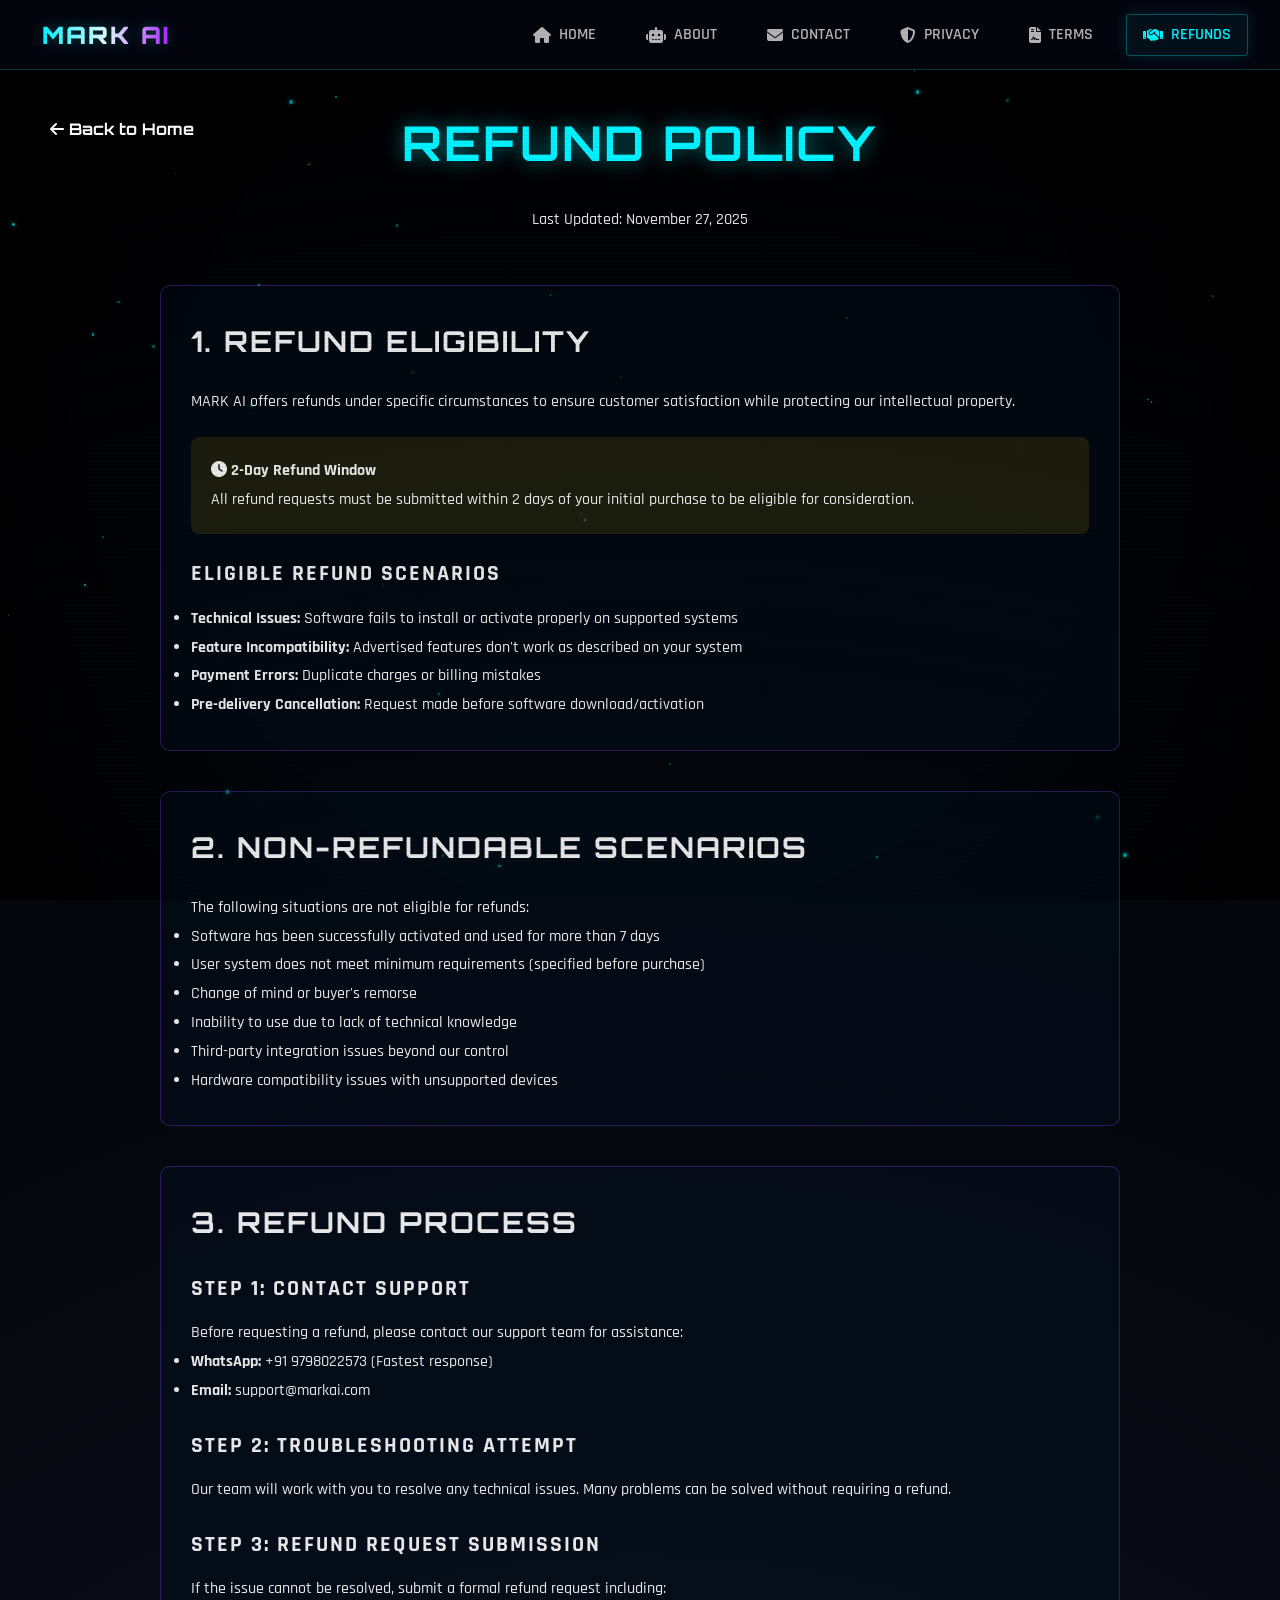
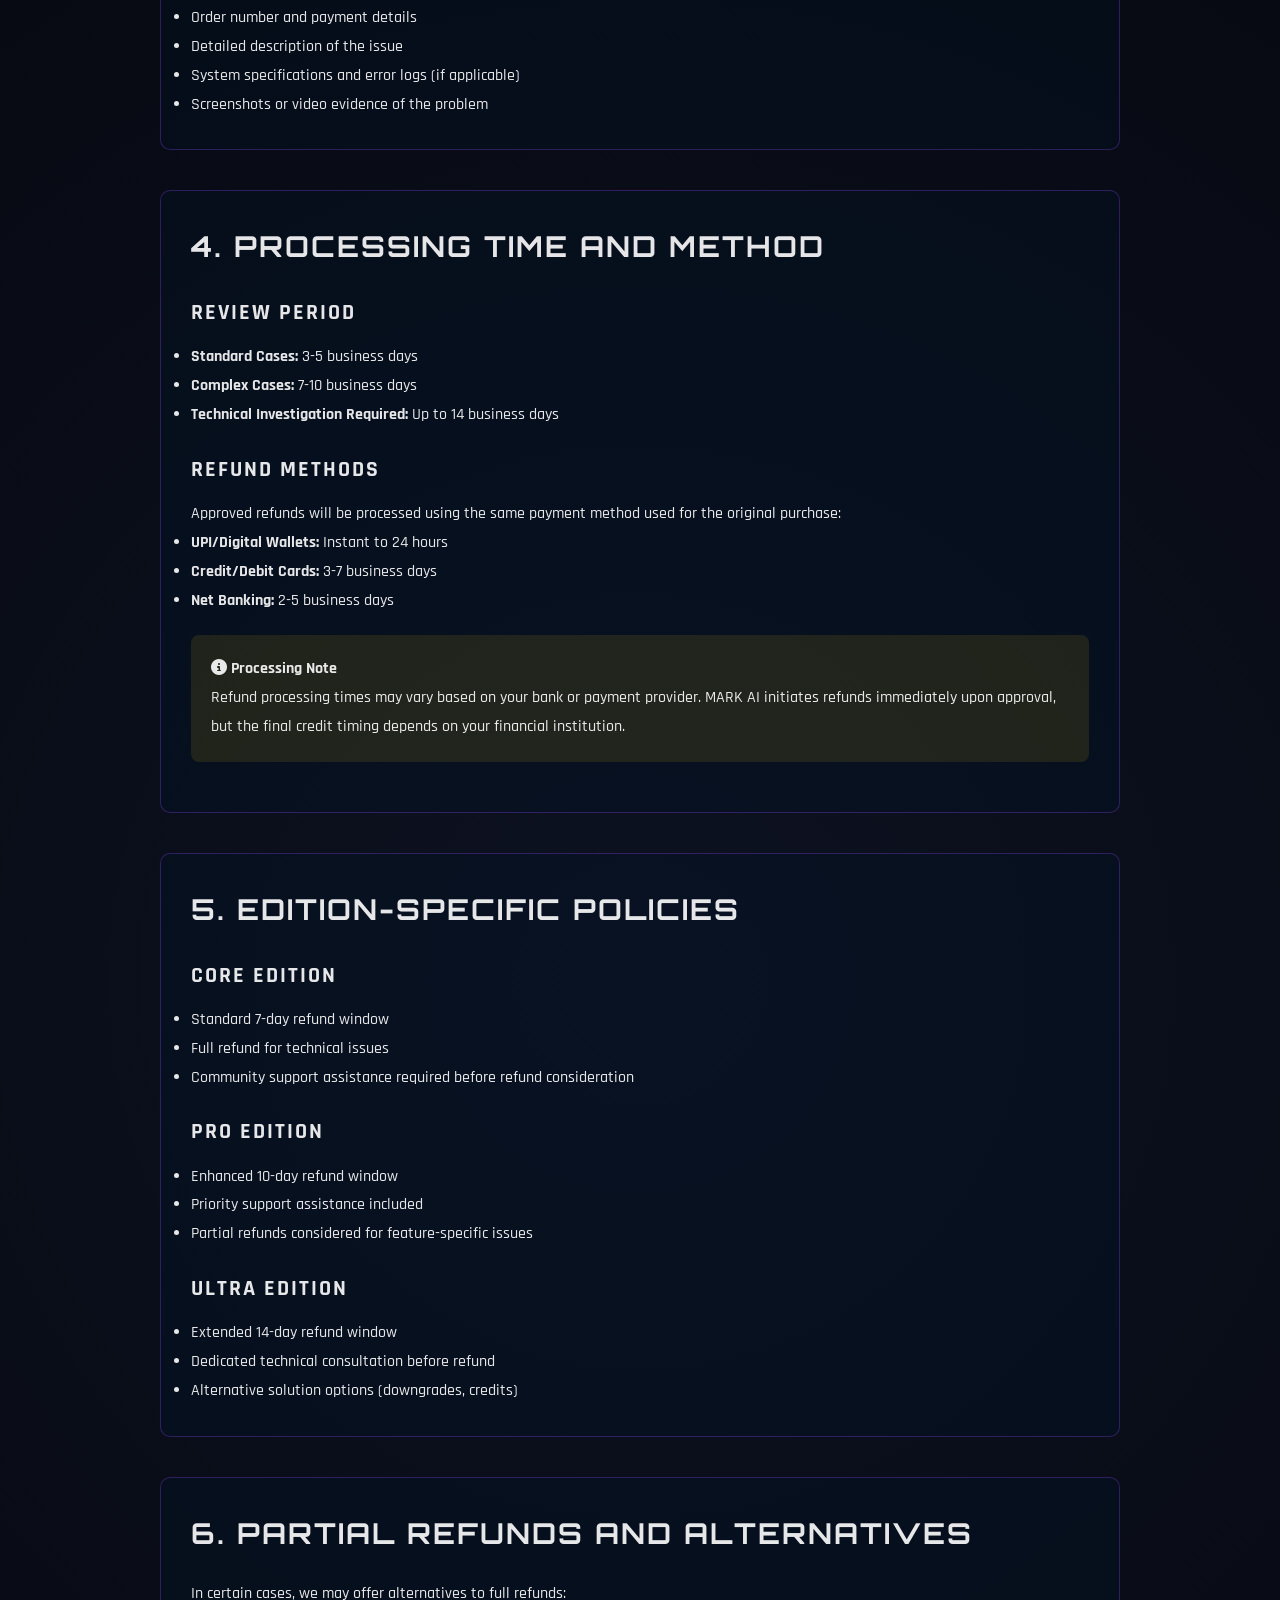
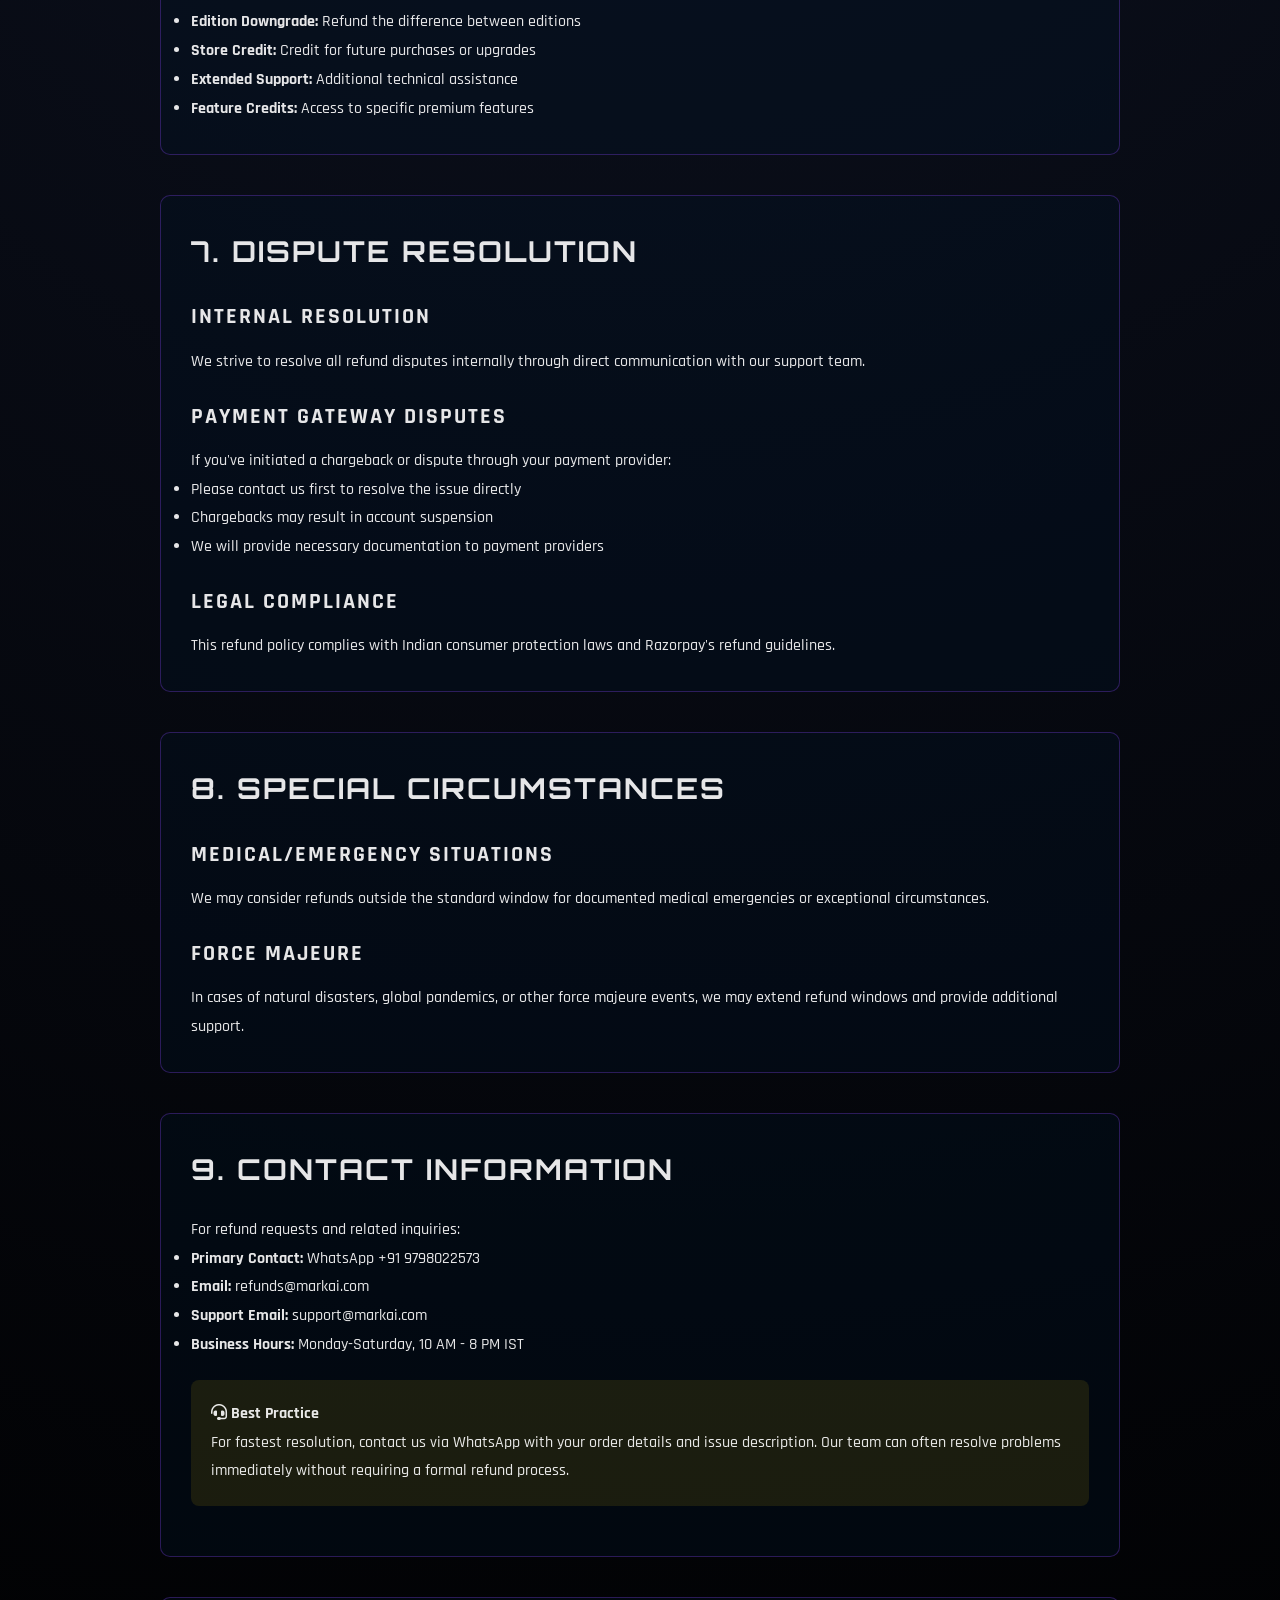
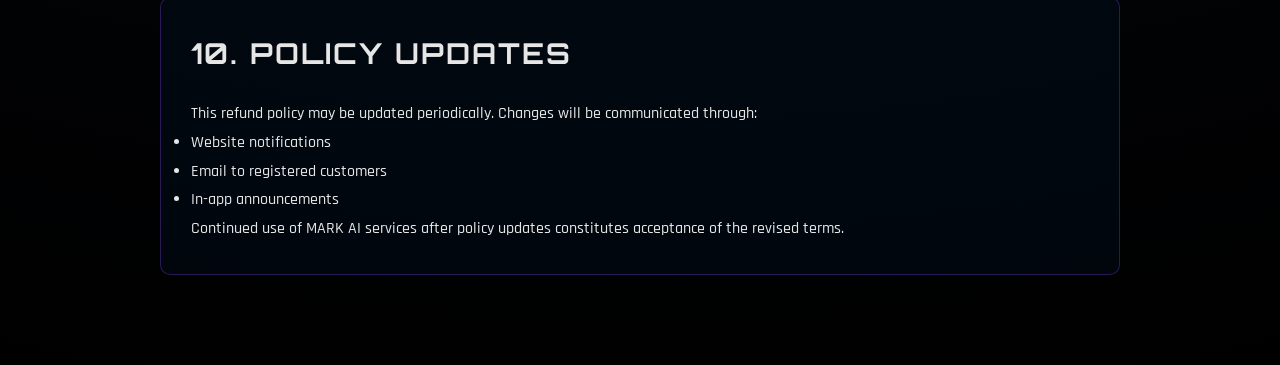
<file: MARK_website/refund.html>
<!DOCTYPE html>
<html lang="en">
<head>
    <meta charset="UTF-8">
    <meta name="viewport" content="width=device-width, initial-scale=1.0">
    <title>Refund Policy - MARK AI</title>
    <link href="https://fonts.googleapis.com/css2?family=Orbitron:wght@400;500;700;900&family=Rajdhani:wght@300;500;700&family=Audiowide&display=swap" rel="stylesheet">
    <link rel="stylesheet" href="https://cdnjs.cloudflare.com/ajax/libs/font-awesome/6.4.0/css/all.min.css">
    <link rel="stylesheet" href="style.css">
    <style>
        .policy-container {
            max-width: 1000px;
            margin: 0 auto;
            padding: 100px 20px 50px;
            color: var(--text-primary);
            line-height: 1.8;
        }
        .policy-header {
            text-align: center;
            margin-bottom: 50px;
        }
        .policy-title {
            font-family: 'Orbitron', monospace;
            font-size: 3rem;
            color: var(--neon-cyan);
            margin-bottom: 20px;
            text-shadow: 0 0 20px rgba(0, 243, 255, 0.5);
        }
        .policy-section {
            margin-bottom: 40px;
            padding: 30px;
            background: rgba(0, 20, 40, 0.3);
            border-radius: 10px;
            border: 1px solid rgba(139, 69, 255, 0.3);
        }
        .policy-section h2 {
            color: var(--neon-purple);
            font-family: 'Orbitron', monospace;
            font-size: 1.8rem;
            margin-bottom: 20px;
        }
        .policy-section h3 {
            color: var(--accent-gold);
            font-family: 'Rajdhani', sans-serif;
            font-size: 1.4rem;
            margin: 20px 0 10px;
        }
        .back-btn {
            display: inline-block;
            padding: 15px 30px;
            background: linear-gradient(45deg, var(--neon-cyan), var(--neon-purple));
            color: white;
            text-decoration: none;
            border-radius: 25px;
            font-family: 'Orbitron', monospace;
            font-weight: bold;
            margin-bottom: 30px;
            transition: all 0.3s ease;
        }
        .back-btn:hover {
            transform: translateY(-2px);
            box-shadow: 0 10px 30px rgba(0, 243, 255, 0.3);
        }
        .highlight-box {
            background: rgba(255, 215, 0, 0.1);
            border: 1px solid var(--accent-gold);
            border-radius: 8px;
            padding: 20px;
            margin: 20px 0;
        }
        .highlight-box h4 {
            color: var(--accent-gold);
            margin-top: 0;
        }
    </style>
</head>
<body>
    <!-- Ambient Background Elements -->
    <!-- <div class="holographic-grid"></div> -->
    <div class="scanlines"></div>
    <div class="vignette"></div>
    
    <!-- Particle System -->
    <div class="particle-background" id="particle-background">
        <!-- Particles injected by JS -->
    </div>

    <!-- Navigation Toolbar -->
    <nav class="navbar" id="navbar">
        <div class="navbar-container">
            <div class="navbar-brand">
                <div class="brand-logo-small"></div>
                <span class="brand-text">MARK AI</span>
            </div>
            <div class="navbar-menu">
                <a class="navbar-item" href="index.html">
                    <i class="fas fa-home"></i>
                    <span>Home</span>
                </a>
                <a class="navbar-item" href="about.html">
                    <i class="fas fa-robot"></i>
                    <span>About</span>
                </a>
                <a class="navbar-item" href="contact.html">
                    <i class="fas fa-envelope"></i>
                    <span>Contact</span>
                </a>
                <a class="navbar-item" href="privacy.html">
                    <i class="fas fa-shield-alt"></i>
                    <span>Privacy</span>
                </a>
                <a class="navbar-item" href="terms.html">
                    <i class="fas fa-file-contract"></i>
                    <span>Terms</span>
                </a>
                <a class="navbar-item active" href="refund.html">
                    <i class="fas fa-handshake"></i>
                    <span>Refunds</span>
                </a>
            </div>
            <div class="navbar-toggle" id="navbar-toggle">
                <span></span>
                <span></span>
                <span></span>
            </div>
        </div>
    </nav>
    
    <div class="policy-container">
        <a href="index.html" class="back-btn">
            <i class="fas fa-arrow-left"></i> Back to Home
        </a>
        
        <div class="policy-header">
            <h1 class="policy-title">Refund Policy</h1>
            <p>Last Updated: November 27, 2025</p>
        </div>

        <div class="policy-section">
            <h2>1. Refund Eligibility</h2>
            <p>MARK AI offers refunds under specific circumstances to ensure customer satisfaction while protecting our intellectual property.</p>
            
            <div class="highlight-box">
                <h4><i class="fas fa-clock"></i> 2-Day Refund Window</h4>
                <p>All refund requests must be submitted within 2 days of your initial purchase to be eligible for consideration.</p>
            </div>

            <h3>Eligible Refund Scenarios</h3>
            <ul>
                <li><strong>Technical Issues:</strong> Software fails to install or activate properly on supported systems</li>
                <li><strong>Feature Incompatibility:</strong> Advertised features don't work as described on your system</li>
                <li><strong>Payment Errors:</strong> Duplicate charges or billing mistakes</li>
                <li><strong>Pre-delivery Cancellation:</strong> Request made before software download/activation</li>
            </ul>
        </div>

        <div class="policy-section">
            <h2>2. Non-Refundable Scenarios</h2>
            <p>The following situations are not eligible for refunds:</p>
            <ul>
                <li>Software has been successfully activated and used for more than 7 days</li>
                <li>User system does not meet minimum requirements (specified before purchase)</li>
                <li>Change of mind or buyer's remorse</li>
                <li>Inability to use due to lack of technical knowledge</li>
                <li>Third-party integration issues beyond our control</li>
                <li>Hardware compatibility issues with unsupported devices</li>
            </ul>
        </div>

        <div class="policy-section">
            <h2>3. Refund Process</h2>
            <h3>Step 1: Contact Support</h3>
            <p>Before requesting a refund, please contact our support team for assistance:</p>
            <ul>
                <li><strong>WhatsApp:</strong> +91 9798022573 (Fastest response)</li>
                <li><strong>Email:</strong> support@markai.com</li>
            </ul>

            <h3>Step 2: Troubleshooting Attempt</h3>
            <p>Our team will work with you to resolve any technical issues. Many problems can be solved without requiring a refund.</p>

            <h3>Step 3: Refund Request Submission</h3>
            <p>If the issue cannot be resolved, submit a formal refund request including:</p>
            <ul>
                <li>Order number and payment details</li>
                <li>Detailed description of the issue</li>
                <li>System specifications and error logs (if applicable)</li>
                <li>Screenshots or video evidence of the problem</li>
            </ul>
        </div>

        <div class="policy-section">
            <h2>4. Processing Time and Method</h2>
            <h3>Review Period</h3>
            <ul>
                <li><strong>Standard Cases:</strong> 3-5 business days</li>
                <li><strong>Complex Cases:</strong> 7-10 business days</li>
                <li><strong>Technical Investigation Required:</strong> Up to 14 business days</li>
            </ul>

            <h3>Refund Methods</h3>
            <p>Approved refunds will be processed using the same payment method used for the original purchase:</p>
            <ul>
                <li><strong>UPI/Digital Wallets:</strong> Instant to 24 hours</li>
                <li><strong>Credit/Debit Cards:</strong> 3-7 business days</li>
                <li><strong>Net Banking:</strong> 2-5 business days</li>
            </ul>

            <div class="highlight-box">
                <h4><i class="fas fa-info-circle"></i> Processing Note</h4>
                <p>Refund processing times may vary based on your bank or payment provider. MARK AI initiates refunds immediately upon approval, but the final credit timing depends on your financial institution.</p>
            </div>
        </div>

        <div class="policy-section">
            <h2>5. Edition-Specific Policies</h2>
            <h3>Core Edition</h3>
            <ul>
                <li>Standard 7-day refund window</li>
                <li>Full refund for technical issues</li>
                <li>Community support assistance required before refund consideration</li>
            </ul>

            <h3>Pro Edition</h3>
            <ul>
                <li>Enhanced 10-day refund window</li>
                <li>Priority support assistance included</li>
                <li>Partial refunds considered for feature-specific issues</li>
            </ul>

            <h3>Ultra Edition</h3>
            <ul>
                <li>Extended 14-day refund window</li>
                <li>Dedicated technical consultation before refund</li>
                <li>Alternative solution options (downgrades, credits)</li>
            </ul>
        </div>

        <div class="policy-section">
            <h2>6. Partial Refunds and Alternatives</h2>
            <p>In certain cases, we may offer alternatives to full refunds:</p>
            <ul>
                <li><strong>Edition Downgrade:</strong> Refund the difference between editions</li>
                <li><strong>Store Credit:</strong> Credit for future purchases or upgrades</li>
                <li><strong>Extended Support:</strong> Additional technical assistance</li>
                <li><strong>Feature Credits:</strong> Access to specific premium features</li>
            </ul>
        </div>

        <div class="policy-section">
            <h2>7. Dispute Resolution</h2>
            <h3>Internal Resolution</h3>
            <p>We strive to resolve all refund disputes internally through direct communication with our support team.</p>

            <h3>Payment Gateway Disputes</h3>
            <p>If you've initiated a chargeback or dispute through your payment provider:</p>
            <ul>
                <li>Please contact us first to resolve the issue directly</li>
                <li>Chargebacks may result in account suspension</li>
                <li>We will provide necessary documentation to payment providers</li>
            </ul>

            <h3>Legal Compliance</h3>
            <p>This refund policy complies with Indian consumer protection laws and Razorpay's refund guidelines.</p>
        </div>

        <div class="policy-section">
            <h2>8. Special Circumstances</h2>
            <h3>Medical/Emergency Situations</h3>
            <p>We may consider refunds outside the standard window for documented medical emergencies or exceptional circumstances.</p>

            <h3>Force Majeure</h3>
            <p>In cases of natural disasters, global pandemics, or other force majeure events, we may extend refund windows and provide additional support.</p>
        </div>

        <div class="policy-section">
            <h2>9. Contact Information</h2>
            <p>For refund requests and related inquiries:</p>
            <ul>
                <li><strong>Primary Contact:</strong> WhatsApp +91 9798022573</li>
                <li><strong>Email:</strong> refunds@markai.com</li>
                <li><strong>Support Email:</strong> support@markai.com</li>
                <li><strong>Business Hours:</strong> Monday-Saturday, 10 AM - 8 PM IST</li>
            </ul>

            <div class="highlight-box">
                <h4><i class="fas fa-headset"></i> Best Practice</h4>
                <p>For fastest resolution, contact us via WhatsApp with your order details and issue description. Our team can often resolve problems immediately without requiring a formal refund process.</p>
            </div>
        </div>

        <div class="policy-section">
            <h2>10. Policy Updates</h2>
            <p>This refund policy may be updated periodically. Changes will be communicated through:</p>
            <ul>
                <li>Website notifications</li>
                <li>Email to registered customers</li>
                <li>In-app announcements</li>
            </ul>
            <p>Continued use of MARK AI services after policy updates constitutes acceptance of the revised terms.</p>
        </div>
    </div>
    <script type="text/javascript" src="script.js"></script>
</body>
</html>
</file>
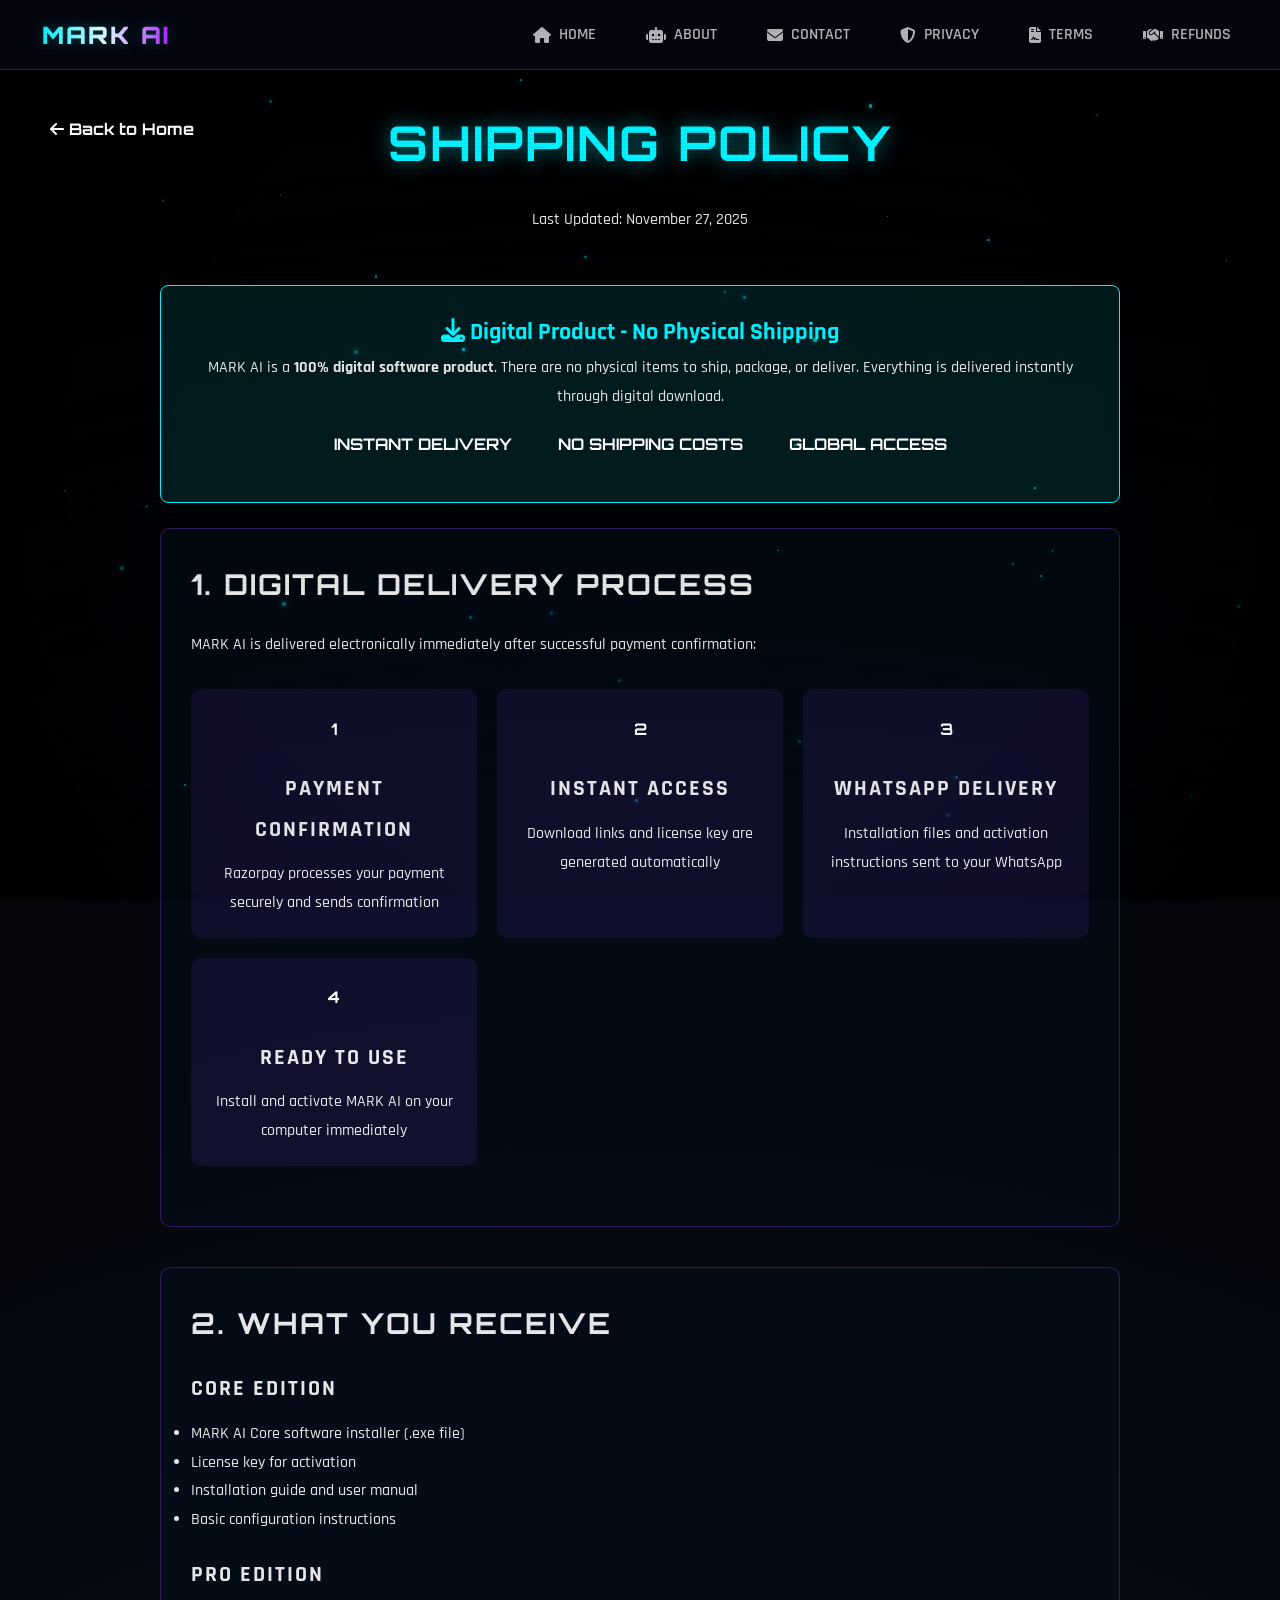
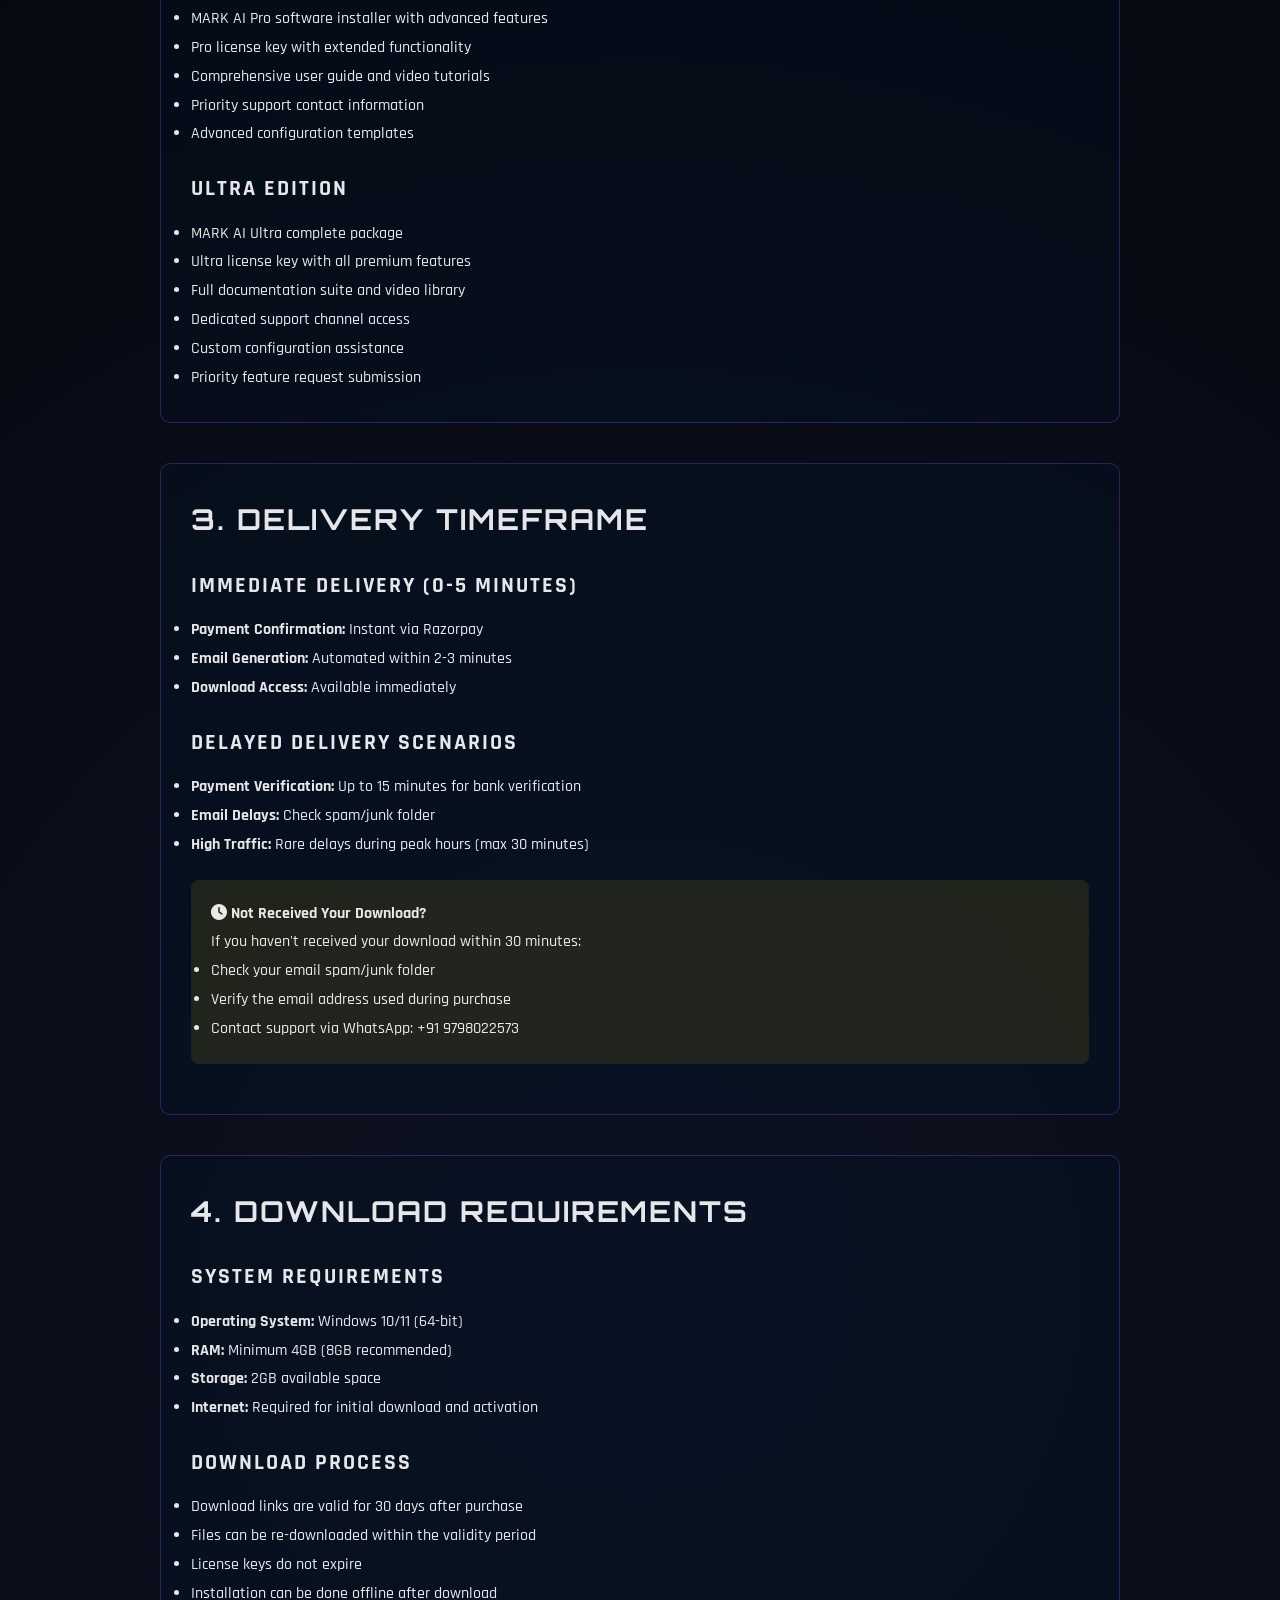
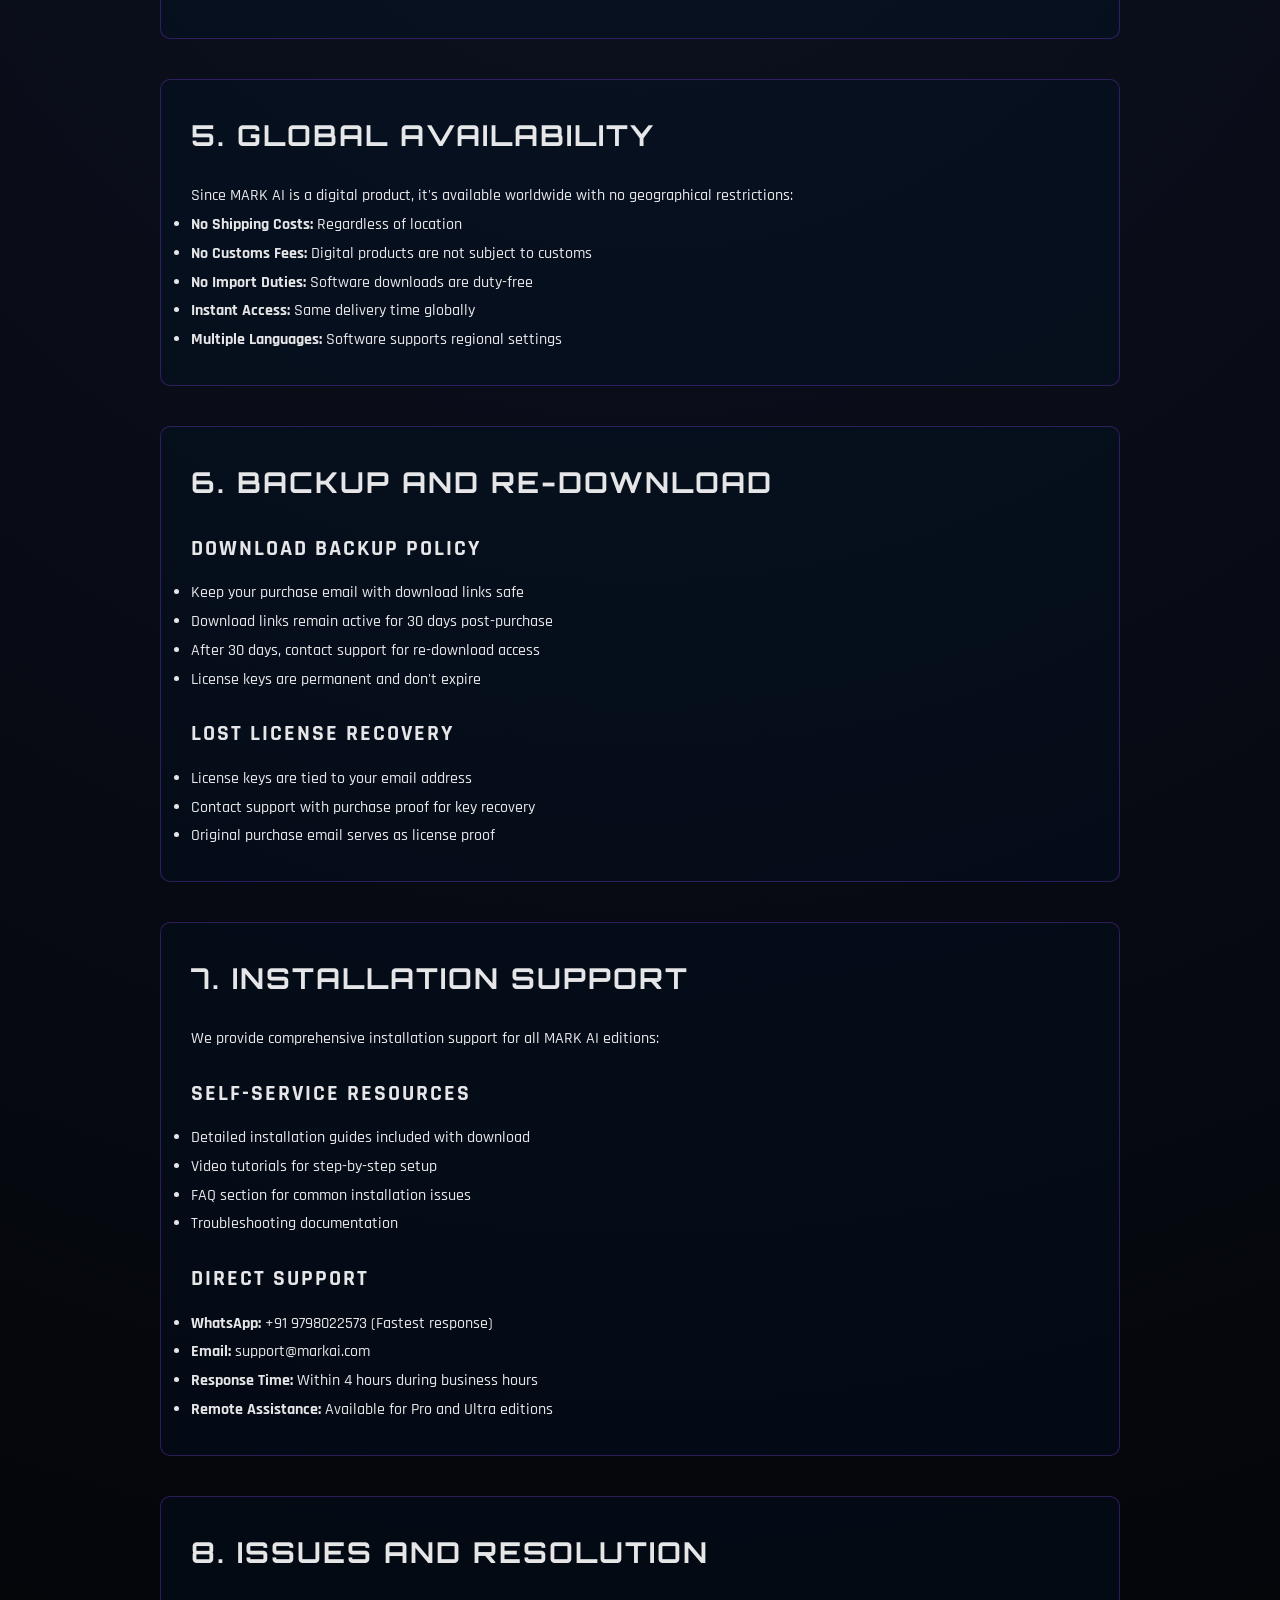
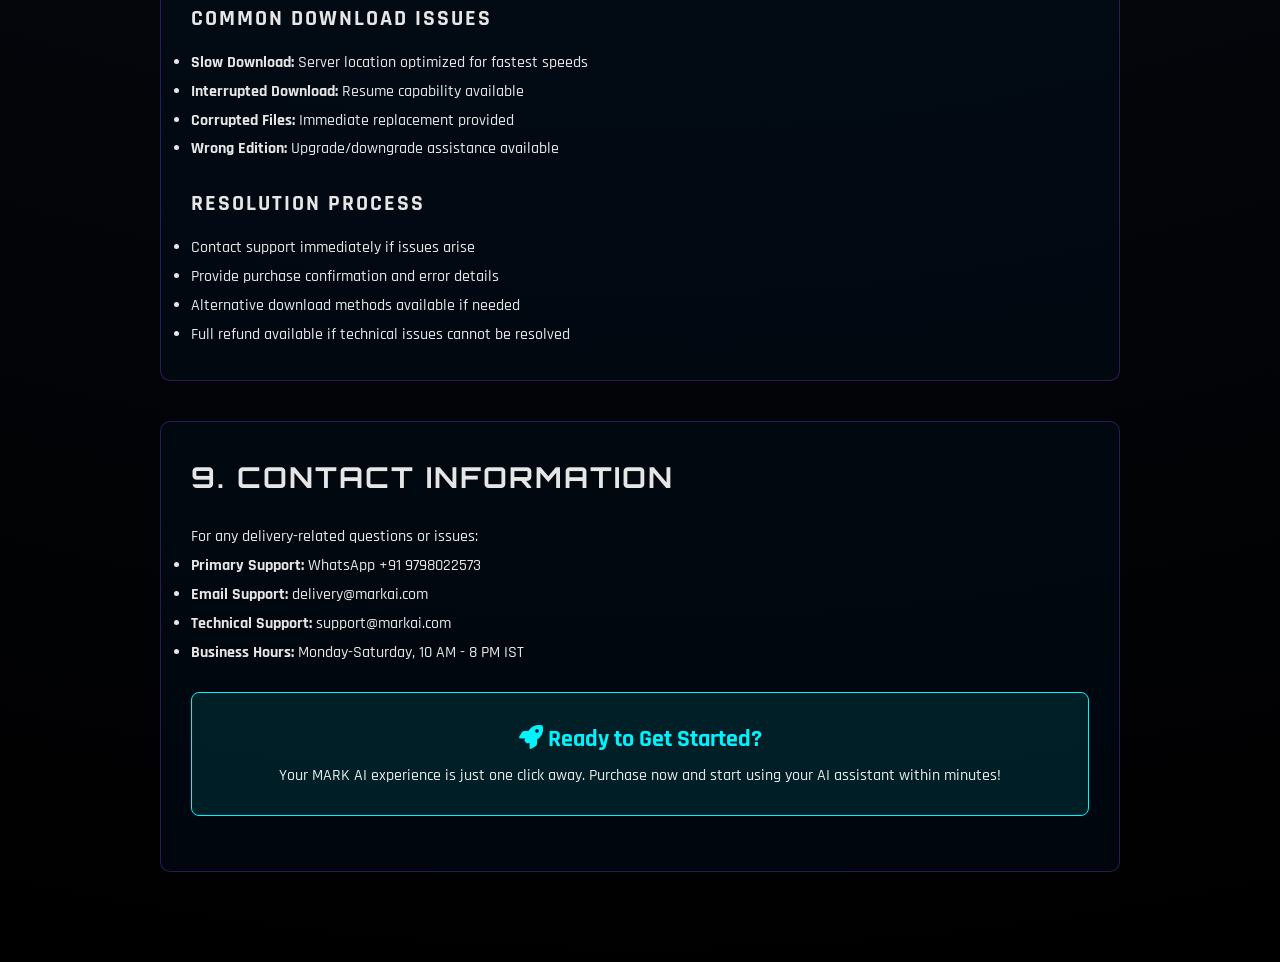
<file: MARK_website/shipping.html>
<!DOCTYPE html>
<html lang="en">
<head>
    <meta charset="UTF-8">
    <meta name="viewport" content="width=device-width, initial-scale=1.0">
    <title>Shipping Policy - MARK AI</title>
    <link href="https://fonts.googleapis.com/css2?family=Orbitron:wght@400;500;700;900&family=Rajdhani:wght@300;500;700&family=Audiowide&display=swap" rel="stylesheet">
    <link rel="stylesheet" href="https://cdnjs.cloudflare.com/ajax/libs/font-awesome/6.4.0/css/all.min.css">
    <link rel="stylesheet" href="style.css">
    <style>
        .policy-container {
            max-width: 1000px;
            margin: 0 auto;
            padding: 100px 20px 50px;
            color: var(--text-primary);
            line-height: 1.8;
        }
        .policy-header {
            text-align: center;
            margin-bottom: 50px;
        }
        .policy-title {
            font-family: 'Orbitron', monospace;
            font-size: 3rem;
            color: var(--neon-cyan);
            margin-bottom: 20px;
            text-shadow: 0 0 20px rgba(0, 243, 255, 0.5);
        }
        .policy-section {
            margin-bottom: 40px;
            padding: 30px;
            background: rgba(0, 20, 40, 0.3);
            border-radius: 10px;
            border: 1px solid rgba(139, 69, 255, 0.3);
        }
        .policy-section h2 {
            color: var(--neon-purple);
            font-family: 'Orbitron', monospace;
            font-size: 1.8rem;
            margin-bottom: 20px;
        }
        .policy-section h3 {
            color: var(--accent-gold);
            font-family: 'Rajdhani', sans-serif;
            font-size: 1.4rem;
            margin: 20px 0 10px;
        }
        .back-btn {
            display: inline-block;
            padding: 15px 30px;
            background: linear-gradient(45deg, var(--neon-cyan), var(--neon-purple));
            color: white;
            text-decoration: none;
            border-radius: 25px;
            font-family: 'Orbitron', monospace;
            font-weight: bold;
            margin-bottom: 30px;
            transition: all 0.3s ease;
        }
        .back-btn:hover {
            transform: translateY(-2px);
            box-shadow: 0 10px 30px rgba(0, 243, 255, 0.3);
        }
        .highlight-box {
            background: rgba(0, 243, 255, 0.1);
            border: 1px solid var(--neon-cyan);
            border-radius: 8px;
            padding: 25px;
            margin: 25px 0;
            text-align: center;
        }
        .highlight-box h4 {
            color: var(--neon-cyan);
            margin-top: 0;
            font-size: 1.5rem;
        }
        .digital-badge {
            background: linear-gradient(45deg, var(--neon-purple), var(--accent-gold));
            color: white;
            padding: 8px 16px;
            border-radius: 20px;
            font-family: 'Orbitron', monospace;
            font-weight: bold;
            display: inline-block;
            margin: 10px 5px;
        }
        .delivery-steps {
            display: grid;
            grid-template-columns: repeat(auto-fit, minmax(250px, 1fr));
            gap: 20px;
            margin: 30px 0;
        }
        .delivery-step {
            background: rgba(139, 69, 255, 0.1);
            border: 1px solid var(--neon-purple);
            border-radius: 10px;
            padding: 20px;
            text-align: center;
        }
        .step-number {
            background: var(--neon-purple);
            color: white;
            width: 40px;
            height: 40px;
            border-radius: 50%;
            display: flex;
            align-items: center;
            justify-content: center;
            margin: 0 auto 15px;
            font-family: 'Orbitron', monospace;
            font-weight: bold;
        }
        .support-box {
            background: rgba(255, 215, 0, 0.1);
            border: 1px solid var(--accent-gold);
            border-radius: 8px;
            padding: 20px;
            margin: 20px 0;
        }
        .support-box h4 {
            color: var(--accent-gold);
            margin-top: 0;
        }
    </style>
</head>
<body>
    <!-- Ambient Background Elements -->
    <!-- <div class="holographic-grid"></div> -->
    <div class="scanlines"></div>
    <div class="vignette"></div>
    
    <!-- Particle System -->
    <div class="particle-background" id="particle-background">
        <!-- Particles injected by JS -->
    </div>

    <!-- Navigation Toolbar -->
    <nav class="navbar" id="navbar">
        <div class="navbar-container">
            <div class="navbar-brand">
                <div class="brand-logo-small"></div>
                <span class="brand-text">MARK AI</span>
            </div>
            <div class="navbar-menu">
                <a class="navbar-item" href="index.html">
                    <i class="fas fa-home"></i>
                    <span>Home</span>
                </a>
                <a class="navbar-item" href="about.html">
                    <i class="fas fa-robot"></i>
                    <span>About</span>
                </a>
                <a class="navbar-item" href="contact.html">
                    <i class="fas fa-envelope"></i>
                    <span>Contact</span>
                </a>
                <a class="navbar-item" href="privacy.html">
                    <i class="fas fa-shield-alt"></i>
                    <span>Privacy</span>
                </a>
                <a class="navbar-item" href="terms.html">
                    <i class="fas fa-file-contract"></i>
                    <span>Terms</span>
                </a>
                <a class="navbar-item" href="refund.html">
                    <i class="fas fa-handshake"></i>
                    <span>Refunds</span>
                </a>
            </div>
        </div>
    </nav>
    
    <div class="policy-container">
        <a href="../index.html" class="back-btn">
            <i class="fas fa-arrow-left"></i> Back to Home
        </a>
        
        <div class="policy-header">
            <h1 class="policy-title">Shipping Policy</h1>
            <p>Last Updated: November 27, 2025</p>
        </div>

        <div class="highlight-box">
            <h4><i class="fas fa-download"></i> Digital Product - No Physical Shipping</h4>
            <p>MARK AI is a <strong>100% digital software product</strong>. There are no physical items to ship, package, or deliver. Everything is delivered instantly through digital download.</p>
            <div class="digital-badge">INSTANT DELIVERY</div>
            <div class="digital-badge">NO SHIPPING COSTS</div>
            <div class="digital-badge">GLOBAL ACCESS</div>
        </div>

        <div class="policy-section">
            <h2>1. Digital Delivery Process</h2>
            <p>MARK AI is delivered electronically immediately after successful payment confirmation:</p>
            
            <div class="delivery-steps">
                <div class="delivery-step">
                    <div class="step-number">1</div>
                    <h3>Payment Confirmation</h3>
                    <p>Razorpay processes your payment securely and sends confirmation</p>
                </div>
                <div class="delivery-step">
                    <div class="step-number">2</div>
                    <h3>Instant Access</h3>
                    <p>Download links and license key are generated automatically</p>
                </div>
                <div class="delivery-step">
                    <div class="step-number">3</div>
                    <h3>WhatsApp Delivery</h3>
                    <p>Installation files and activation instructions sent to your WhatsApp</p>
                </div>
                <div class="delivery-step">
                    <div class="step-number">4</div>
                    <h3>Ready to Use</h3>
                    <p>Install and activate MARK AI on your computer immediately</p>
                </div>
            </div>
        </div>

        <div class="policy-section">
            <h2>2. What You Receive</h2>
            <h3>Core Edition</h3>
            <ul>
                <li>MARK AI Core software installer (.exe file)</li>
                <li>License key for activation</li>
                <li>Installation guide and user manual</li>
                <li>Basic configuration instructions</li>
            </ul>

            <h3>Pro Edition</h3>
            <ul>
                <li>MARK AI Pro software installer with advanced features</li>
                <li>Pro license key with extended functionality</li>
                <li>Comprehensive user guide and video tutorials</li>
                <li>Priority support contact information</li>
                <li>Advanced configuration templates</li>
            </ul>

            <h3>Ultra Edition</h3>
            <ul>
                <li>MARK AI Ultra complete package</li>
                <li>Ultra license key with all premium features</li>
                <li>Full documentation suite and video library</li>
                <li>Dedicated support channel access</li>
                <li>Custom configuration assistance</li>
                <li>Priority feature request submission</li>
            </ul>
        </div>

        <div class="policy-section">
            <h2>3. Delivery Timeframe</h2>
            <h3>Immediate Delivery (0-5 minutes)</h3>
            <ul>
                <li><strong>Payment Confirmation:</strong> Instant via Razorpay</li>
                <li><strong>Email Generation:</strong> Automated within 2-3 minutes</li>
                <li><strong>Download Access:</strong> Available immediately</li>
            </ul>

            <h3>Delayed Delivery Scenarios</h3>
            <ul>
                <li><strong>Payment Verification:</strong> Up to 15 minutes for bank verification</li>
                <li><strong>Email Delays:</strong> Check spam/junk folder</li>
                <li><strong>High Traffic:</strong> Rare delays during peak hours (max 30 minutes)</li>
            </ul>

            <div class="support-box">
                <h4><i class="fas fa-clock"></i> Not Received Your Download?</h4>
                <p>If you haven't received your download within 30 minutes:</p>
                <ul>
                    <li>Check your email spam/junk folder</li>
                    <li>Verify the email address used during purchase</li>
                    <li>Contact support via WhatsApp: +91 9798022573</li>
                </ul>
            </div>
        </div>

        <div class="policy-section">
            <h2>4. Download Requirements</h2>
            <h3>System Requirements</h3>
            <ul>
                <li><strong>Operating System:</strong> Windows 10/11 (64-bit)</li>
                <li><strong>RAM:</strong> Minimum 4GB (8GB recommended)</li>
                <li><strong>Storage:</strong> 2GB available space</li>
                <li><strong>Internet:</strong> Required for initial download and activation</li>
            </ul>

            <h3>Download Process</h3>
            <ul>
                <li>Download links are valid for 30 days after purchase</li>
                <li>Files can be re-downloaded within the validity period</li>
                <li>License keys do not expire</li>
                <li>Installation can be done offline after download</li>
            </ul>
        </div>

        <div class="policy-section">
            <h2>5. Global Availability</h2>
            <p>Since MARK AI is a digital product, it's available worldwide with no geographical restrictions:</p>
            <ul>
                <li><strong>No Shipping Costs:</strong> Regardless of location</li>
                <li><strong>No Customs Fees:</strong> Digital products are not subject to customs</li>
                <li><strong>No Import Duties:</strong> Software downloads are duty-free</li>
                <li><strong>Instant Access:</strong> Same delivery time globally</li>
                <li><strong>Multiple Languages:</strong> Software supports regional settings</li>
            </ul>
        </div>

        <div class="policy-section">
            <h2>6. Backup and Re-download</h2>
            <h3>Download Backup Policy</h3>
            <ul>
                <li>Keep your purchase email with download links safe</li>
                <li>Download links remain active for 30 days post-purchase</li>
                <li>After 30 days, contact support for re-download access</li>
                <li>License keys are permanent and don't expire</li>
            </ul>

            <h3>Lost License Recovery</h3>
            <ul>
                <li>License keys are tied to your email address</li>
                <li>Contact support with purchase proof for key recovery</li>
                <li>Original purchase email serves as license proof</li>
            </ul>
        </div>

        <div class="policy-section">
            <h2>7. Installation Support</h2>
            <p>We provide comprehensive installation support for all MARK AI editions:</p>
            
            <h3>Self-Service Resources</h3>
            <ul>
                <li>Detailed installation guides included with download</li>
                <li>Video tutorials for step-by-step setup</li>
                <li>FAQ section for common installation issues</li>
                <li>Troubleshooting documentation</li>
            </ul>

            <h3>Direct Support</h3>
            <ul>
                <li><strong>WhatsApp:</strong> +91 9798022573 (Fastest response)</li>
                <li><strong>Email:</strong> support@markai.com</li>
                <li><strong>Response Time:</strong> Within 4 hours during business hours</li>
                <li><strong>Remote Assistance:</strong> Available for Pro and Ultra editions</li>
            </ul>
        </div>

        <div class="policy-section">
            <h2>8. Issues and Resolution</h2>
            <h3>Common Download Issues</h3>
            <ul>
                <li><strong>Slow Download:</strong> Server location optimized for fastest speeds</li>
                <li><strong>Interrupted Download:</strong> Resume capability available</li>
                <li><strong>Corrupted Files:</strong> Immediate replacement provided</li>
                <li><strong>Wrong Edition:</strong> Upgrade/downgrade assistance available</li>
            </ul>

            <h3>Resolution Process</h3>
            <ul>
                <li>Contact support immediately if issues arise</li>
                <li>Provide purchase confirmation and error details</li>
                <li>Alternative download methods available if needed</li>
                <li>Full refund available if technical issues cannot be resolved</li>
            </ul>
        </div>

        <div class="policy-section">
            <h2>9. Contact Information</h2>
            <p>For any delivery-related questions or issues:</p>
            <ul>
                <li><strong>Primary Support:</strong> WhatsApp +91 9798022573</li>
                <li><strong>Email Support:</strong> delivery@markai.com</li>
                <li><strong>Technical Support:</strong> support@markai.com</li>
                <li><strong>Business Hours:</strong> Monday-Saturday, 10 AM - 8 PM IST</li>
            </ul>

            <div class="highlight-box">
                <h4><i class="fas fa-rocket"></i> Ready to Get Started?</h4>
                <p>Your MARK AI experience is just one click away. Purchase now and start using your AI assistant within minutes!</p>
            </div>
        </div>
    </div>
    <script type="text/javascript" src="script.js"></script>
</body>
</html>
</file>
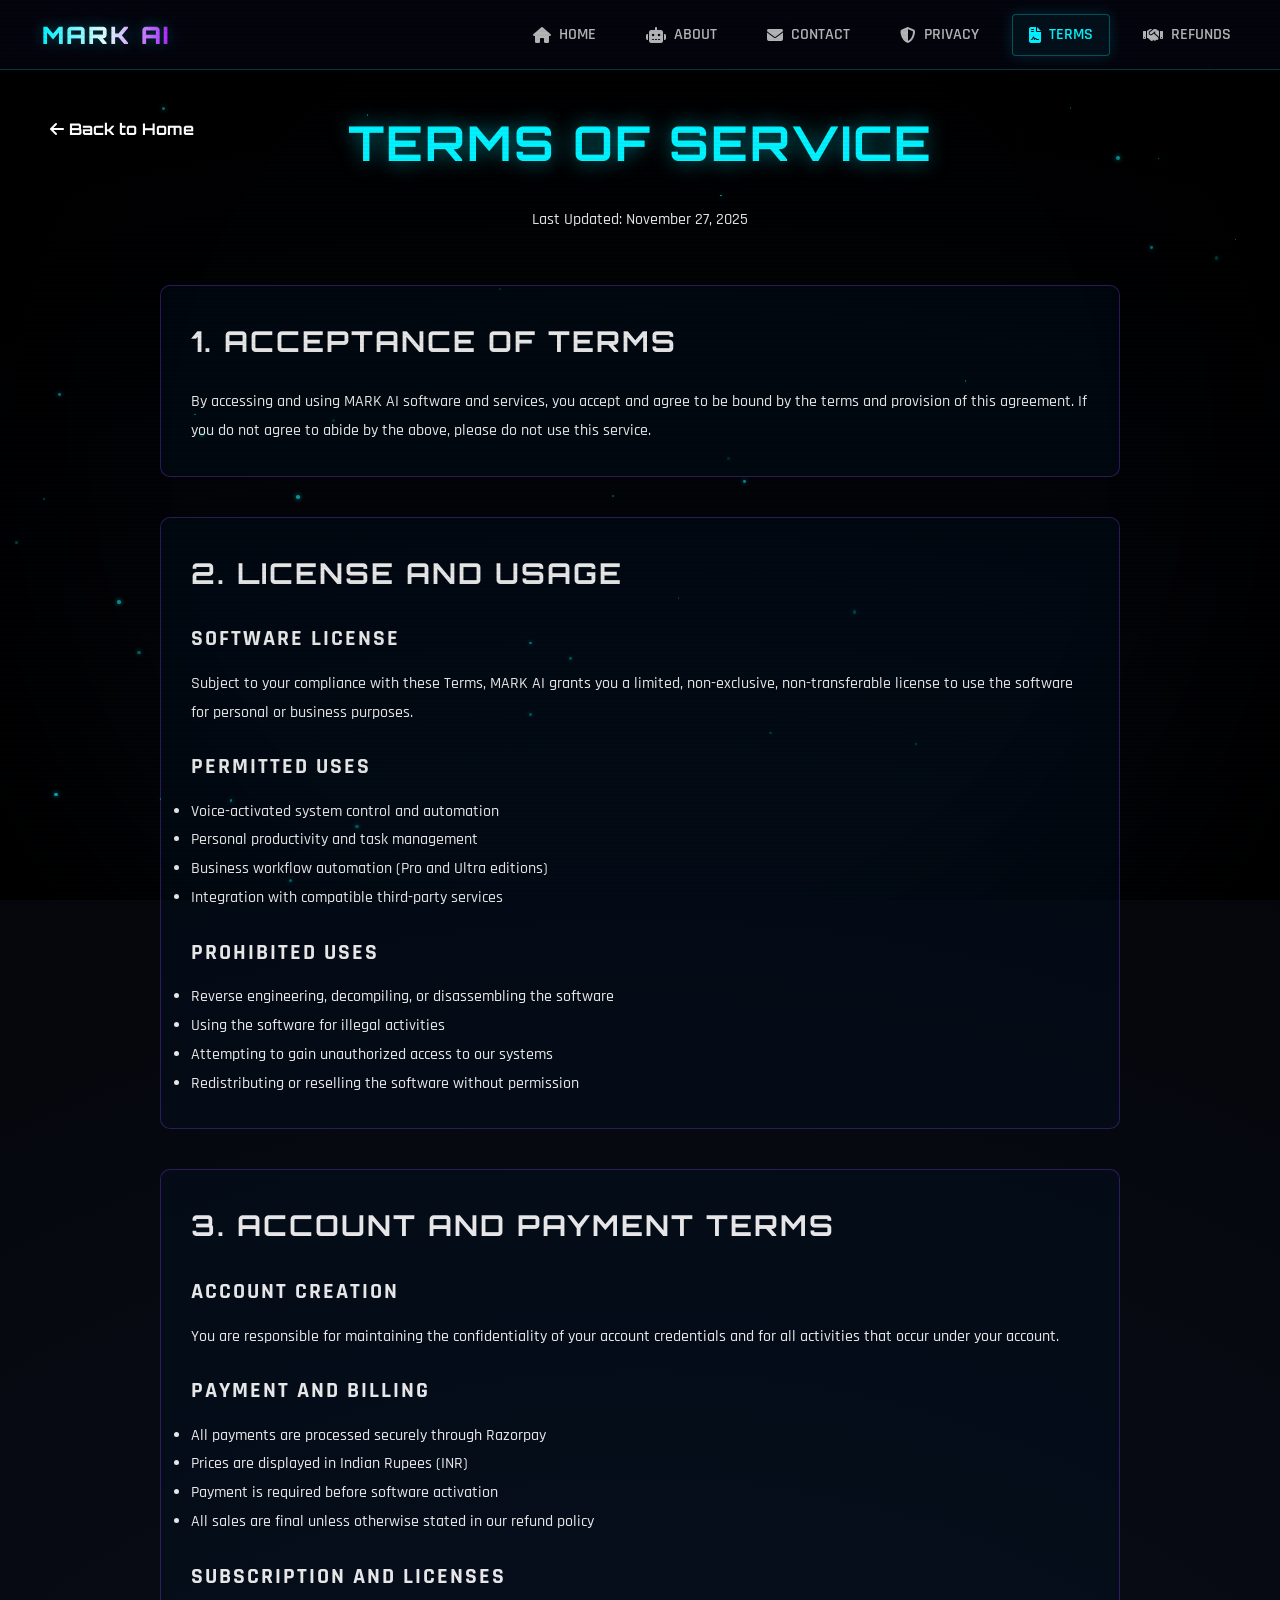
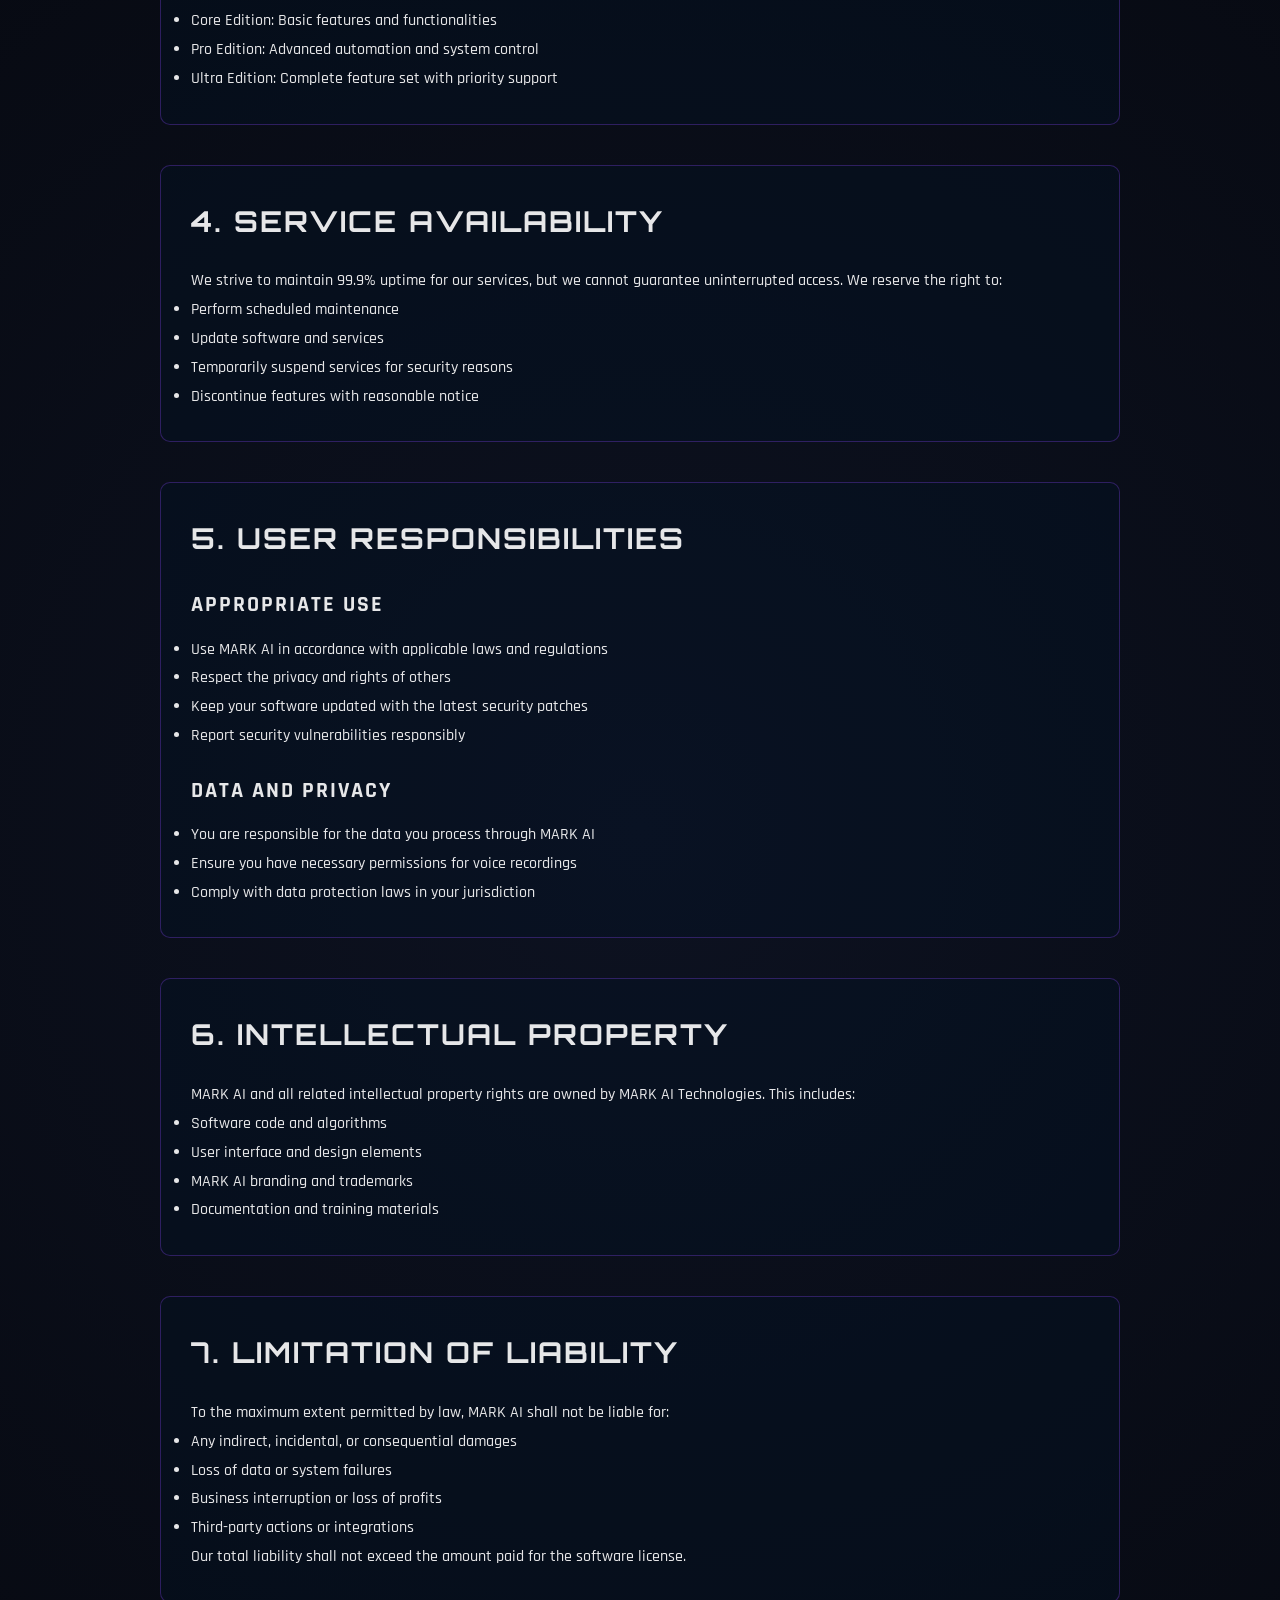
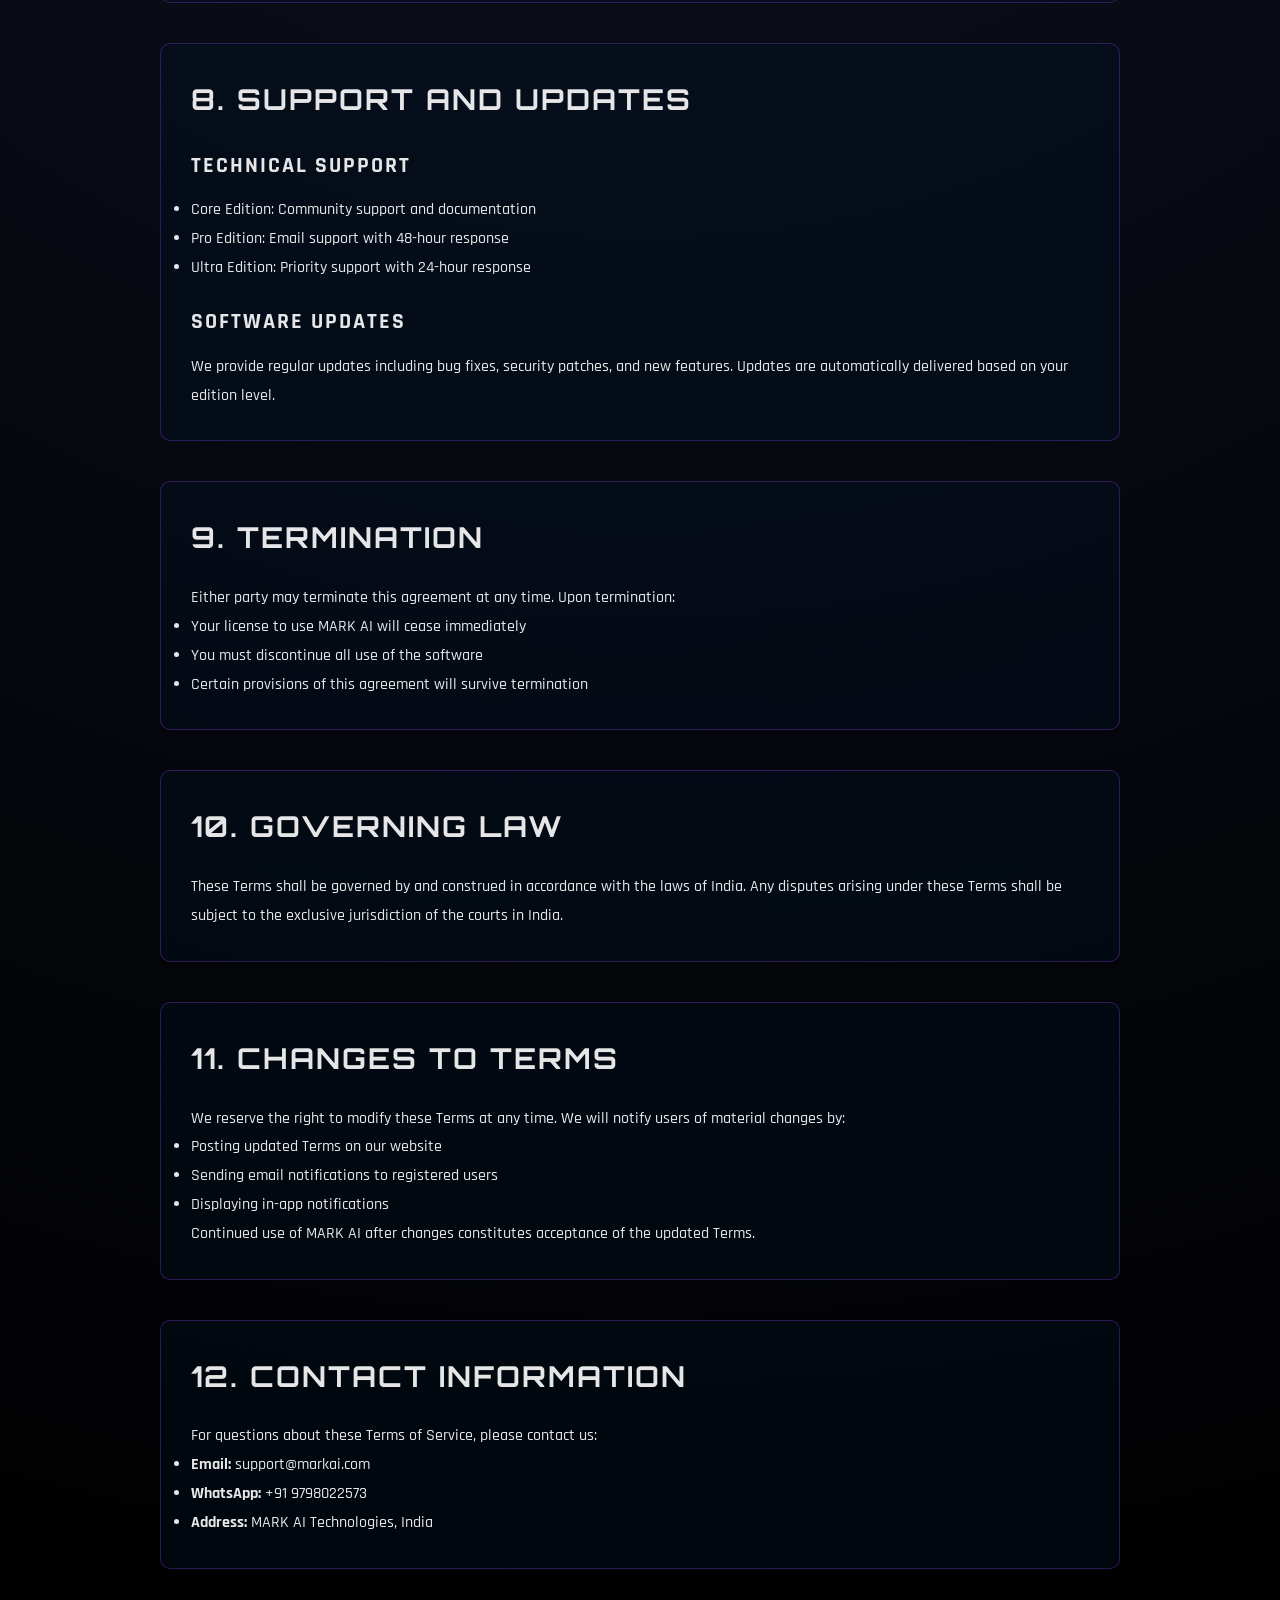
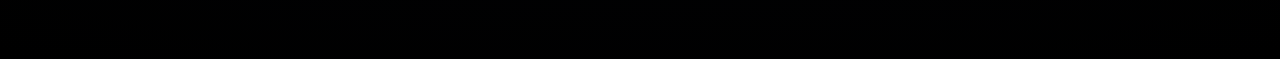
<file: MARK_website/terms.html>
<!DOCTYPE html>
<html lang="en">
<head>
    <meta charset="UTF-8">
    <meta name="viewport" content="width=device-width, initial-scale=1.0">
    <title>Terms of Service - MARK AI</title>
    <link href="https://fonts.googleapis.com/css2?family=Orbitron:wght@400;500;700;900&family=Rajdhani:wght@300;500;700&family=Audiowide&display=swap" rel="stylesheet">
    <link rel="stylesheet" href="https://cdnjs.cloudflare.com/ajax/libs/font-awesome/6.4.0/css/all.min.css">
    <link rel="stylesheet" href="style.css">
    <style>
        .policy-container {
            max-width: 1000px;
            margin: 0 auto;
            padding: 100px 20px 50px;
            color: var(--text-primary);
            line-height: 1.8;
        }
        .policy-header {
            text-align: center;
            margin-bottom: 50px;
        }
        .policy-title {
            font-family: 'Orbitron', monospace;
            font-size: 3rem;
            color: var(--neon-cyan);
            margin-bottom: 20px;
            text-shadow: 0 0 20px rgba(0, 243, 255, 0.5);
        }
        .policy-section {
            margin-bottom: 40px;
            padding: 30px;
            background: rgba(0, 20, 40, 0.3);
            border-radius: 10px;
            border: 1px solid rgba(139, 69, 255, 0.3);
        }
        .policy-section h2 {
            color: var(--neon-purple);
            font-family: 'Orbitron', monospace;
            font-size: 1.8rem;
            margin-bottom: 20px;
        }
        .policy-section h3 {
            color: var(--accent-gold);
            font-family: 'Rajdhani', sans-serif;
            font-size: 1.4rem;
            margin: 20px 0 10px;
        }
        .back-btn {
            display: inline-block;
            padding: 15px 30px;
            background: linear-gradient(45deg, var(--neon-cyan), var(--neon-purple));
            color: white;
            text-decoration: none;
            border-radius: 25px;
            font-family: 'Orbitron', monospace;
            font-weight: bold;
            margin-bottom: 30px;
            transition: all 0.3s ease;
        }
        .back-btn:hover {
            transform: translateY(-2px);
            box-shadow: 0 10px 30px rgba(0, 243, 255, 0.3);
        }
    </style>
</head>
<body>
    <!-- Ambient Background Elements -->
    <!-- <div class="holographic-grid"></div> -->
    <div class="scanlines"></div>
    <div class="vignette"></div>
    
    <!-- Particle System -->
    <div class="particle-background" id="particle-background">
        <!-- Particles injected by JS -->
    </div>

    <!-- Navigation Toolbar -->
    <nav class="navbar" id="navbar">
        <div class="navbar-container">
            <div class="navbar-brand">
                <div class="brand-logo-small"></div>
                <span class="brand-text">MARK AI</span>
            </div>
            <div class="navbar-menu">
                <a class="navbar-item" href="index.html">
                    <i class="fas fa-home"></i>
                    <span>Home</span>
                </a>
                <a class="navbar-item" href="about.html">
                    <i class="fas fa-robot"></i>
                    <span>About</span>
                </a>
                <a class="navbar-item" href="contact.html">
                    <i class="fas fa-envelope"></i>
                    <span>Contact</span>
                </a>
                <a class="navbar-item" href="privacy.html">
                    <i class="fas fa-shield-alt"></i>
                    <span>Privacy</span>
                </a>
                <a class="navbar-item active" href="terms.html">
                    <i class="fas fa-file-contract"></i>
                    <span>Terms</span>
                </a>
                <a class="navbar-item" href="refund.html">
                    <i class="fas fa-handshake"></i>
                    <span>Refunds</span>
                </a>
            </div>
            <div class="navbar-toggle" id="navbar-toggle">
                <span></span>
                <span></span>
                <span></span>
            </div>
        </div>
    </nav>
    <div class="policy-container">
        <a href="index.html" class="back-btn">
            <i class="fas fa-arrow-left"></i> Back to Home
        </a>
        
        <div class="policy-header">
            <h1 class="policy-title">Terms of Service</h1>
            <p>Last Updated: November 27, 2025</p>
        </div>

        <div class="policy-section">
            <h2>1. Acceptance of Terms</h2>
            <p>By accessing and using MARK AI software and services, you accept and agree to be bound by the terms and provision of this agreement. If you do not agree to abide by the above, please do not use this service.</p>
        </div>

        <div class="policy-section">
            <h2>2. License and Usage</h2>
            <h3>Software License</h3>
            <p>Subject to your compliance with these Terms, MARK AI grants you a limited, non-exclusive, non-transferable license to use the software for personal or business purposes.</p>
            
            <h3>Permitted Uses</h3>
            <ul>
                <li>Voice-activated system control and automation</li>
                <li>Personal productivity and task management</li>
                <li>Business workflow automation (Pro and Ultra editions)</li>
                <li>Integration with compatible third-party services</li>
            </ul>

            <h3>Prohibited Uses</h3>
            <ul>
                <li>Reverse engineering, decompiling, or disassembling the software</li>
                <li>Using the software for illegal activities</li>
                <li>Attempting to gain unauthorized access to our systems</li>
                <li>Redistributing or reselling the software without permission</li>
            </ul>
        </div>

        <div class="policy-section">
            <h2>3. Account and Payment Terms</h2>
            <h3>Account Creation</h3>
            <p>You are responsible for maintaining the confidentiality of your account credentials and for all activities that occur under your account.</p>

            <h3>Payment and Billing</h3>
            <ul>
                <li>All payments are processed securely through Razorpay</li>
                <li>Prices are displayed in Indian Rupees (INR)</li>
                <li>Payment is required before software activation</li>
                <li>All sales are final unless otherwise stated in our refund policy</li>
            </ul>

            <h3>Subscription and Licenses</h3>
            <ul>
                <li>Core Edition: Basic features and functionalities</li>
                <li>Pro Edition: Advanced automation and system control</li>
                <li>Ultra Edition: Complete feature set with priority support</li>
            </ul>
        </div>

        <div class="policy-section">
            <h2>4. Service Availability</h2>
            <p>We strive to maintain 99.9% uptime for our services, but we cannot guarantee uninterrupted access. We reserve the right to:</p>
            <ul>
                <li>Perform scheduled maintenance</li>
                <li>Update software and services</li>
                <li>Temporarily suspend services for security reasons</li>
                <li>Discontinue features with reasonable notice</li>
            </ul>
        </div>

        <div class="policy-section">
            <h2>5. User Responsibilities</h2>
            <h3>Appropriate Use</h3>
            <ul>
                <li>Use MARK AI in accordance with applicable laws and regulations</li>
                <li>Respect the privacy and rights of others</li>
                <li>Keep your software updated with the latest security patches</li>
                <li>Report security vulnerabilities responsibly</li>
            </ul>

            <h3>Data and Privacy</h3>
            <ul>
                <li>You are responsible for the data you process through MARK AI</li>
                <li>Ensure you have necessary permissions for voice recordings</li>
                <li>Comply with data protection laws in your jurisdiction</li>
            </ul>
        </div>

        <div class="policy-section">
            <h2>6. Intellectual Property</h2>
            <p>MARK AI and all related intellectual property rights are owned by MARK AI Technologies. This includes:</p>
            <ul>
                <li>Software code and algorithms</li>
                <li>User interface and design elements</li>
                <li>MARK AI branding and trademarks</li>
                <li>Documentation and training materials</li>
            </ul>
        </div>

        <div class="policy-section">
            <h2>7. Limitation of Liability</h2>
            <p>To the maximum extent permitted by law, MARK AI shall not be liable for:</p>
            <ul>
                <li>Any indirect, incidental, or consequential damages</li>
                <li>Loss of data or system failures</li>
                <li>Business interruption or loss of profits</li>
                <li>Third-party actions or integrations</li>
            </ul>
            <p>Our total liability shall not exceed the amount paid for the software license.</p>
        </div>

        <div class="policy-section">
            <h2>8. Support and Updates</h2>
            <h3>Technical Support</h3>
            <ul>
                <li>Core Edition: Community support and documentation</li>
                <li>Pro Edition: Email support with 48-hour response</li>
                <li>Ultra Edition: Priority support with 24-hour response</li>
            </ul>

            <h3>Software Updates</h3>
            <p>We provide regular updates including bug fixes, security patches, and new features. Updates are automatically delivered based on your edition level.</p>
        </div>

        <div class="policy-section">
            <h2>9. Termination</h2>
            <p>Either party may terminate this agreement at any time. Upon termination:</p>
            <ul>
                <li>Your license to use MARK AI will cease immediately</li>
                <li>You must discontinue all use of the software</li>
                <li>Certain provisions of this agreement will survive termination</li>
            </ul>
        </div>

        <div class="policy-section">
            <h2>10. Governing Law</h2>
            <p>These Terms shall be governed by and construed in accordance with the laws of India. Any disputes arising under these Terms shall be subject to the exclusive jurisdiction of the courts in India.</p>
        </div>

        <div class="policy-section">
            <h2>11. Changes to Terms</h2>
            <p>We reserve the right to modify these Terms at any time. We will notify users of material changes by:</p>
            <ul>
                <li>Posting updated Terms on our website</li>
                <li>Sending email notifications to registered users</li>
                <li>Displaying in-app notifications</li>
            </ul>
            <p>Continued use of MARK AI after changes constitutes acceptance of the updated Terms.</p>
        </div>

        <div class="policy-section">
            <h2>12. Contact Information</h2>
            <p>For questions about these Terms of Service, please contact us:</p>
            <ul>
                <li><strong>Email:</strong> support@markai.com</li>
                <li><strong>WhatsApp:</strong> +91 9798022573</li>
                <li><strong>Address:</strong> MARK AI Technologies, India</li>
            </ul>
        </div>
    </div>
    <script type="text/javascript" src="script.js"></script>
</body>
</html>
</file>
<file: MARK_website/style.css>
/* --- MARK AI - HYPER MODERN CSS --- */

:root {
    /* Core Neon Palette */
    --neon-cyan: #00f3ff;
    --neon-violet: #bc13fe;
    --neon-blue: #0066ff;
    --hologram-white: rgba(255, 255, 255, 0.9);
    
    /* Backgrounds */
    --deep-space: #050510;
    --void-black: #000000;
    --glass-bg: rgba(10, 20, 30, 0.6);
    --glass-border: rgba(0, 243, 255, 0.3);
    
    /* Status Colors */
    --success: #00ff9d;
    --warning: #ffcc00;
    --error: #ff3366;

    /* Effects */
    --glow-spread: 0 0 10px rgba(0, 243, 255, 0.5);
    --strong-glow: 0 0 20px rgba(188, 19, 254, 0.6);
}

* {
    margin: 0;
    padding: 0;
    box-sizing: border-box;
}

body {
    font-family: 'Rajdhani', 'Exo', sans-serif;
    background-color: var(--deep-space);
    background-image: radial-gradient(circle at 50% 50%, #0d1221 0%, #000 100%);
    color: var(--hologram-white);
    overflow-x: hidden;
    min-height: 100vh;
    font-weight: 500;
    line-height: 1.5;
}

/* Typography Overrides */
h1, h2, h3, .brand-text {
    font-family: 'Orbitron', sans-serif;
    text-transform: uppercase;
    letter-spacing: 2px;
}

/* --- BACKGROUND FX --- */
.holographic-grid {
    position: fixed;
    top: 0; left: 0; width: 100vw; height: 100vh;
    background-image: 
        linear-gradient(rgba(0, 243, 255, 0.05) 1px, transparent 1px),
        linear-gradient(90deg, rgba(0, 243, 255, 0.05) 1px, transparent 1px);
    background-size: 50px 50px;
    perspective: 500px;
    transform: translateZ(-100px);
    pointer-events: none;
    z-index: -2;
    mask-image: radial-gradient(circle at center, black 40%, transparent 90%);
}

.scanlines {
    position: fixed;
    top: 0; left: 0; width: 100%; height: 100%;
    background: linear-gradient(to bottom, rgba(255,255,255,0), rgba(255,255,255,0) 50%, rgba(0,0,0,0.1) 50%, rgba(0,0,0,0.1));
    background-size: 100% 4px;
    z-index: 1000;
    pointer-events: none;
    opacity: 0.3;
}

.vignette {
    position: fixed;
    top: 0; left: 0; width: 100%; height: 100%;
    background: radial-gradient(circle, transparent 60%, black 100%);
    z-index: -1;
    pointer-events: none;
}

.particle-background {
    position: fixed;
    top: 0; left: 0; width: 100%; height: 100%;
    z-index: -1;
    overflow: hidden;
}

.particle {
    position: absolute;
    background: var(--neon-cyan);
    border-radius: 50%;
    box-shadow: 0 0 5px var(--neon-cyan);
    animation: floatParticle linear infinite;
    opacity: 0.6;
}

@keyframes floatParticle {
    0% { transform: translateY(0) scale(1); opacity: 0; }
    50% { opacity: 0.8; }
    100% { transform: translateY(-100vh) scale(0); opacity: 0; }
}

/* --- NAVBAR --- */
.navbar {
    position: fixed;
    top: 0; left: 0; width: 100%;
    height: 70px;
    background: rgba(5, 5, 16, 0.85);
    backdrop-filter: blur(15px);
    border-bottom: 1px solid rgba(0, 243, 255, 0.2);
    z-index: 900;
    transition: all 0.3s ease;
}

.navbar-container {
    max-width: 1400px;
    margin: 0 auto;
    padding: 0 2rem;
    height: 100%;
    display: flex;
    justify-content: space-between;
    align-items: center;
}

.navbar-brand {
    display: flex;
    align-items: center;
    gap: 10px;
}

.brand-text {
    font-size: 1.5rem;
    font-weight: 900;
    background: linear-gradient(90deg, var(--neon-cyan), #fff, var(--neon-violet));
    -webkit-background-clip: text;
    background-clip: text;
    color: transparent;
    text-shadow: 0 0 15px rgba(0, 243, 255, 0.3);
}

.navbar-menu {
    display: flex;
    gap: 1rem;
}

.navbar-item {
    color: rgba(255,255,255,0.7);
    text-decoration: none;
    padding: 0.5rem 1rem;
    border: 1px solid transparent;
    border-radius: 4px;
    font-family: 'Rajdhani', sans-serif;
    font-weight: 600;
    text-transform: uppercase;
    transition: all 0.3s ease;
    display: flex;
    align-items: center;
    gap: 8px;
}

.navbar-item:hover, .navbar-item.active {
    color: var(--neon-cyan);
    background: rgba(0, 243, 255, 0.05);
    border-color: rgba(0, 243, 255, 0.3);
    box-shadow: 0 0 15px rgba(0, 243, 255, 0.15);
}

.navbar-toggle {
    display: none;
    flex-direction: column;
    cursor: pointer;
    gap: 5px;
}

.navbar-toggle span {
    width: 25px; height: 2px;
    background: var(--neon-cyan);
    transition: 0.3s;
    box-shadow: 0 0 5px var(--neon-cyan);
}

/* --- COMMON SCREEN STYLES --- */
.screen {
    display: none;
    min-height: 100vh;
    padding-top: 80px;
    padding-bottom: 50px;
    flex-direction: column;
    align-items: center;
    justify-content: center;
    opacity: 0;
    animation: fadeInScreen 0.8s cubic-bezier(0.2, 0.8, 0.2, 1) forwards;
}

.screen.active {
    display: flex;
    opacity: 1;
}

@keyframes fadeInScreen {
    from { opacity: 0; transform: translateY(20px) scale(0.98); filter: blur(5px); }
    to { opacity: 1; transform: translateY(0) scale(1); filter: blur(0); }
}

.container-3d {
    width: 100%;
    max-width: 1200px;
    perspective: 1000px;
    display: flex;
    flex-direction: column;
    align-items: center;
    padding: 0 20px;
}

.screen-title {
    font-size: 2.5rem;
    margin-bottom: 0.5rem;
    text-align: center;
    color: #fff;
    text-shadow: 0 0 10px var(--neon-cyan);
    position: relative;
}

.screen-subtitle {
    color: rgba(255,255,255,0.6);
    margin-bottom: 3rem;
    font-size: 1.2rem;
    letter-spacing: 1px;
}

/* --- WELCOME SCREEN --- */
.holo-ring-container {
    position: relative;
    width: 300px;
    height: 300px;
    display: flex;
    justify-content: center;
    align-items: center;
    margin-bottom: 2rem;
}

.holo-ring-outer {
    position: absolute;
    width: 100%; height: 100%;
    border: 2px solid transparent;
    border-top: 2px solid var(--neon-cyan);
    border-bottom: 2px solid var(--neon-violet);
    border-radius: 50%;
    animation: spinRight 8s linear infinite;
    box-shadow: 0 0 30px rgba(0, 243, 255, 0.2);
}

.holo-ring-inner {
    position: absolute;
    width: 70%; height: 70%;
    border: 2px solid transparent;
    border-left: 2px solid var(--neon-violet);
    border-right: 2px solid var(--neon-cyan);
    border-radius: 50%;
    animation: spinLeft 6s linear infinite;
}

.logo {
    font-size: 3.5rem;
    font-weight: 900;
    z-index: 10;
    background: linear-gradient(180deg, #fff, var(--neon-cyan));
    -webkit-background-clip: text;
    background-clip: text;
    color: transparent;
    animation: pulseGlow 3s infinite;
}

@keyframes spinRight { 100% { transform: rotate(360deg); } }
@keyframes spinLeft { 100% { transform: rotate(-360deg); } }
@keyframes pulseGlow {
    0%, 100% { filter: drop-shadow(0 0 10px rgba(0, 243, 255, 0.4)); }
    50% { filter: drop-shadow(0 0 25px rgba(0, 243, 255, 0.8)); }
}

.welcome-text {
    font-family: 'Courier New', monospace;
    color: var(--neon-cyan);
    margin-bottom: 3rem;
}

/* --- SYSTEM BRIEF (ABOUT SECTION) --- */
.system-brief {
    position: relative;
    max-width: 600px;
    background: rgba(10, 20, 40, 0.5);
    backdrop-filter: blur(20px);
    -webkit-backdrop-filter: blur(20px);
    border: 1px solid rgba(0, 243, 255, 0.3);
    border-radius: 8px;
    padding: 2rem;
    margin-bottom: 3rem;
    overflow: hidden;
    animation: briefGlitchIn 0.8s cubic-bezier(0.175, 0.885, 0.32, 1.275);
    box-shadow: 0 0 30px rgba(0, 243, 255, 0.1);
}

.system-brief::before {
    content: '';
    position: absolute;
    top: -50%;
    right: -50%;
    width: 200%;
    height: 200%;
    background: radial-gradient(circle, rgba(0, 243, 255, 0.05) 0%, transparent 70%);
    animation: briefGlowPulse 6s ease-in-out infinite;
}

.brief-header {
    display: flex;
    align-items: center;
    gap: 12px;
    margin-bottom: 1.5rem;
    position: relative;
    z-index: 1;
}

.brief-icon {
    font-size: 1.5rem;
    color: var(--neon-cyan);
    filter: drop-shadow(0 0 8px var(--neon-cyan));
}

.brief-title {
    font-family: 'Orbitron', sans-serif;
    font-size: 1.1rem;
    color: var(--neon-cyan);
    letter-spacing: 2px;
    text-shadow: 0 0 15px rgba(0, 243, 255, 0.3);
    margin: 0;
}

.brief-content {
    position: relative;
    z-index: 1;
}

.brief-text {
    color: rgba(255, 255, 255, 0.85);
    font-size: 0.95rem;
    line-height: 1.7;
    margin-bottom: 1.5rem;
    font-family: 'Rajdhani', sans-serif;
}

.brief-text .highlight-cyan {
    color: var(--neon-cyan);
    font-weight: 600;
    text-shadow: 0 0 8px rgba(0, 243, 255, 0.4);
}

.brief-text .highlight-violet {
    color: var(--neon-violet);
    font-weight: 600;
    text-shadow: 0 0 8px rgba(188, 19, 254, 0.4);
}

.brief-features {
    display: flex;
    flex-wrap: wrap;
    gap: 10px;
    justify-content: flex-start;
}

.feature-tag {
    display: inline-flex;
    align-items: center;
    gap: 6px;
    background: rgba(0, 243, 255, 0.1);
    border: 1px solid rgba(0, 243, 255, 0.4);
    color: var(--neon-cyan);
    padding: 6px 12px;
    border-radius: 4px;
    font-size: 0.75rem;
    font-weight: 600;
    letter-spacing: 0.5px;
    transition: all 0.3s ease;
}

.feature-tag:hover {
    background: rgba(0, 243, 255, 0.2);
    box-shadow: 0 0 15px rgba(0, 243, 255, 0.3);
    transform: translateY(-2px);
}

.feature-tag i {
    font-size: 0.7rem;
}

.brief-glow {
    position: absolute;
    bottom: 0;
    left: 50%;
    width: 80%;
    height: 1px;
    background: linear-gradient(90deg, transparent, var(--neon-cyan), transparent);
    filter: blur(1px);
}

@keyframes briefGlitchIn {
    0% {
        opacity: 0;
        transform: translateY(-15px) skewX(-5deg);
        filter: blur(10px);
    }
    50% {
        transform: translateY(-8px) skewX(2deg);
    }
    100% {
        opacity: 1;
        transform: translateY(0) skewX(0deg);
        filter: blur(0);
    }
}

@keyframes briefGlowPulse {
    0%, 100% {
        transform: translate(0, 0) scale(1);
        opacity: 0.3;
    }
    50% {
        transform: translate(-10px, -10px) scale(1.1);
        opacity: 0.6;
    }
}

/* Responsive */
@media (max-width: 768px) {
    .system-brief {
        padding: 1.5rem;
        margin-bottom: 2rem;
    }
    
    .brief-title {
        font-size: 0.95rem;
    }
    
    .brief-text {
        font-size: 0.85rem;
        line-height: 1.6;
    }
    
    .brief-features {
        gap: 8px;
    }
    
    .feature-tag {
        font-size: 0.7rem;
        padding: 5px 10px;
    }
}

/* --- HOLO BUTTONS --- */
.holo-btn {
    position: relative;
    background: transparent;
    border: 1px solid var(--neon-cyan);
    color: var(--neon-cyan);
    padding: 1rem 2.5rem;
    font-family: 'Orbitron', sans-serif;
    font-size: 1.1rem;
    text-transform: uppercase;
    letter-spacing: 2px;
    cursor: pointer;
    overflow: hidden;
    transition: 0.4s;
    clip-path: polygon(10% 0, 100% 0, 100% 80%, 90% 100%, 0 100%, 0 20%);
}

.holo-btn:hover {
    background: rgba(0, 243, 255, 0.1);
    box-shadow: 0 0 30px rgba(0, 243, 255, 0.4);
    text-shadow: 0 0 8px var(--neon-cyan);
    transform: translateY(-2px);
}

.holo-btn.secondary {
    border-color: var(--neon-violet);
    color: var(--neon-violet);
}

.holo-btn.secondary:hover {
    background: rgba(188, 19, 254, 0.1);
    box-shadow: 0 0 30px rgba(188, 19, 254, 0.4);
    text-shadow: 0 0 8px var(--neon-violet);
}

.large-btn {
    font-size: 1.4rem;
    padding: 1.5rem 4rem;
    font-weight: 700;
}

/* --- 3D CARDS --- */
.version-cards, .variant-cards {
    display: flex;
    flex-wrap: wrap;
    justify-content: center;
    gap: 2rem;
    width: 100%;
}

.tilt-card {
    position: relative;
    background: rgba(10, 15, 30, 0.6);
    backdrop-filter: blur(20px);
    -webkit-backdrop-filter: blur(20px);
    border: 1px solid rgba(255, 255, 255, 0.1);
    border-radius: 4px;
    padding: 2.5rem;
    width: 350px;
    transition: all 0.4s cubic-bezier(0.175, 0.885, 0.32, 1.275);
    transform-style: preserve-3d;
    cursor: pointer;
    box-shadow: 0 10px 30px -10px rgba(0,0,0,0.5);
    overflow: hidden;
}

.tilt-card:hover {
    transform: translateY(-10px) scale(1.02);
    border-color: var(--neon-cyan);
    box-shadow: 0 0 30px rgba(0, 243, 255, 0.2);
}

.tilt-card.selected {
    border-color: var(--neon-cyan);
    box-shadow: 0 0 50px rgba(0, 243, 255, 0.3), inset 0 0 20px rgba(0, 243, 255, 0.1);
    background: rgba(0, 243, 255, 0.05);
}

/* Specific Card Styles */
.card-icon-container {
    font-size: 4rem;
    color: var(--neon-cyan);
    margin-bottom: 1.5rem;
    filter: drop-shadow(0 0 10px var(--neon-cyan));
}

.card-title, .variant-title {
    color: #fff;
    margin-bottom: 1rem;
    font-size: 1.4rem;
}

.card-description {
    color: #aaa;
    margin-bottom: 1.5rem;
    font-size: 0.95rem;
    line-height: 1.6;
}

/* Status Indicators */
.key-status {
    display: flex;
    align-items: center;
    justify-content: center;
    gap: 10px;
    background: rgba(0,0,0,0.3);
    padding: 8px;
    border-radius: 4px;
    border: 1px solid rgba(255,255,255,0.1);
    margin-top: 1rem;
    font-family: 'Courier New', monospace;
    font-size: 0.9rem;
}

.keys-available .key-count { color: var(--success); text-shadow: 0 0 5px var(--success); }
.keys-low .key-count { color: var(--warning); }
.keys-none .key-count { color: var(--error); }

/* --- VARIANT SPECIFIC --- */
.warning-notice {
    position: relative;
    max-width: 800px;
    background: rgba(252, 255, 51, 0.08);
    backdrop-filter: blur(15px);
    -webkit-backdrop-filter: blur(15px);
    border: 1px solid rgba(252, 255, 51, 0.4);
    border-left: 4px solid rgba(252, 255, 51,);
    border-radius: 4px;
    padding: 1.5rem;
    margin-bottom: 2.5rem;
    animation: warningSlideIn 0.6s cubic-bezier(0.175, 0.885, 0.32, 1.275);
    box-shadow: 0 0 20px rgba(255, 51, 102, 0.1), inset 0 0 30px rgba(252, 255, 51, 0.02);
}

.warning-header {
    display: flex;
    align-items: center;
    gap: 10px;
    margin-bottom: 1rem;
}

.warning-icon {
    font-size: 1.3rem;
    color: rgb(186, 189, 0);
    filter: drop-shadow(0 0 5px rgb(179, 182, 0));   
    animation: warningPulse 2s ease-in-out infinite;
}

.warning-label {
    font-family: 'Orbitron', sans-serif;
    font-size: 0.85rem;
    color: rgba(252, 255, 51,);
    letter-spacing: 1px;
    font-weight: 700;
    text-transform: uppercase;
}

.warning-text {
    color: rgba(255, 255, 255, 0.8);
    font-size: 0.9rem;
    line-height: 1.6;
    font-family: 'Rajdhani', sans-serif;
    margin: 0;
}

@keyframes warningSlideIn {
    0% {
        opacity: 0;
        transform: translateX(-20px);
        filter: blur(5px);
    }
    100% {
        opacity: 1;
        transform: translateX(0);
        filter: blur(0);
    }
}

@keyframes warningPulse {
    0%, 100% {
        filter: drop-shadow(0 0 5px var(--error));
    }
    50% {
        filter: drop-shadow(0 0 12px var(--error));
    }
}

/* --- VARIANT SPECIFIC --- */
.variant-header {
    display: flex;
    flex-direction: column;
    align-items: center;
    margin-bottom: 1rem;
}

.variant-icon {
    font-size: 2.5rem;
    color: var(--neon-violet);
    margin-bottom: 10px;
}

.variant-price {
    font-family: 'Orbitron', sans-serif;
    font-size: 2rem;
    color: var(--neon-cyan);
    margin-bottom: 1.5rem;
    text-shadow: 0 0 15px rgba(0, 243, 255, 0.4);
}

.variant-features {
    list-style: none;
    text-align: left;
    margin-bottom: 2rem;
    border-top: 1px solid rgba(255,255,255,0.1);
    padding-top: 1.5rem;
}

.variant-features li {
    margin-bottom: 0.8rem;
    display: flex;
    align-items: center;
    gap: 10px;
    color: #ccc;
    font-size: 0.95rem;
}

.variant-features li i {
    color: var(--neon-cyan);
    font-size: 0.8rem;
}

.premium-badge {
    position: absolute;
    top: 0; right: 0;
    background: var(--neon-violet);
    color: #fff;
    font-size: 0.7rem;
    padding: 5px 10px;
    font-weight: 700;
    border-bottom-left-radius: 10px;
}

/* --- DETAILS SCREEN --- */
.details-content {
    width: 100%;
    max-width: 1000px;
    text-align: center;
}

.details-title {
    font-size: 3.5rem;
    color: var(--neon-cyan);
    text-shadow: 0 0 20px rgba(0, 243, 255, 0.5);
}

.section-container {
    margin: 4rem 0;
}

.section-header {
    font-size: 1.5rem;
    color: var(--neon-violet);
    border-bottom: 1px solid rgba(188, 19, 254, 0.3);
    padding-bottom: 10px;
    margin-bottom: 2rem;
    text-align: left;
    display: flex;
    align-items: center;
}

.section-header span {
    background: rgba(188, 19, 254, 0.1);
    padding: 5px 15px;
    clip-path: polygon(0 0, 100% 0, 95% 100%, 0% 100%);
}

.features-grid {
    display: grid;
    grid-template-columns: repeat(auto-fill, minmax(280px, 1fr));
    gap: 1.5rem;
}

.feature-card {
    background: rgba(255,255,255,0.03);
    border: 1px solid rgba(255,255,255,0.05);
    padding: 1.5rem;
    text-align: left;
    transition: 0.3s;
}

.feature-card:hover {
    background: rgba(0, 243, 255, 0.05);
    border-color: var(--neon-cyan);
}

.feature-icon { font-size: 2rem; margin-bottom: 1rem; }
.feature-title { color: var(--neon-cyan); font-family: 'Orbitron'; margin-bottom: 0.5rem; }
.feature-description { font-size: 0.9rem; color: #aaa; }

.video-container {
    position: relative;
    padding-bottom: 56.25%;
    height: 0;
    border: 1px solid var(--neon-cyan);
    box-shadow: 0 0 20px rgba(0, 243, 255, 0.2);
}

.video-container iframe {
    position: absolute; top:0; left: 0; width: 100%; height: 100%;
}

/* --- DOWNLOAD & WHATSAPP --- */
.download-icon-pulse {
    font-size: 5rem;
    color: var(--neon-cyan);
    margin-bottom: 2rem;
    animation: pulseGlow 2s infinite;
}

.status-text {
    font-size: 1.2rem;
    margin-bottom: 3rem;
    color: #aaa;
}

.progress-wrapper {
    width: 100%;
    max-width: 500px;
    margin: 2rem auto;
}

.progress-bar-bg {
    width: 100%;
    height: 6px;
    background: rgba(255,255,255,0.1);
    border-radius: 3px;
    overflow: hidden;
}

.progress-bar-fill {
    width: 0%;
    height: 100%;
    background: var(--neon-cyan);
    box-shadow: 0 0 10px var(--neon-cyan);
    transition: width 0.2s linear;
}

.progress-text {
    margin-top: 10px;
    font-family: 'Courier New', monospace;
    font-size: 0.8rem;
    color: var(--neon-cyan);
    letter-spacing: 2px;
}

.file-meta {
    margin-top: 2rem;
    font-family: 'Rajdhani', sans-serif;
    color: #666;
}

.highlight { color: #fff; font-weight: 700; }

.whatsapp-card {
    border-color: var(--success);
    background: linear-gradient(180deg, rgba(0,255,157,0.05) 0%, rgba(0,0,0,0) 100%);
    max-width: 500px;
    margin: 0 auto;
}

.wa-icon-glow {
    font-size: 4rem;
    color: var(--success);
    margin-bottom: 1.5rem;
    filter: drop-shadow(0 0 10px var(--success));
}

.wa-btn {
    border-color: var(--success);
    color: var(--success);
    width: 100%;
    margin-top: 2rem;
}

.wa-btn:hover {
    background: rgba(0, 255, 157, 0.1);
    box-shadow: 0 0 20px var(--success);
}

/* --- UTILITIES --- */
.back-btn {
    position: absolute;
    top: 100px; left: 20px;
    background: transparent;
    border: none;
    color: rgba(255,255,255,0.5);
    font-family: 'Orbitron';
    cursor: pointer;
    transition: 0.3s;
    display: flex;
    align-items: center;
    gap: 10px;
    z-index: 100;
}

.back-btn:hover { color: var(--neon-cyan); padding-left: 5px; }

/* Notification */
.notification-panel {
    position: fixed;
    bottom: 30px; right: 30px;
    background: rgba(5, 5, 16, 0.95);
    border-left: 4px solid var(--neon-cyan);
    padding: 1.5rem;
    display: flex;
    align-items: center;
    gap: 15px;
    transform: translateX(200%);
    transition: 0.5s cubic-bezier(0.68, -0.55, 0.27, 1.55);
    z-index: 2000;
    box-shadow: 0 10px 30px rgba(0,0,0,0.8);
    backdrop-filter: blur(10px);
    width: 350px;
}

.notification-panel.show { transform: translateX(0); }

.notification-panel.success { border-color: var(--success); }
.notification-panel.success .notif-title { color: var(--success); }

.notification-panel.error { border-color: var(--error); }
.notification-panel.error .notif-title { color: var(--error); }

.notif-title {
    font-family: 'Orbitron';
    font-size: 0.8rem;
    color: var(--neon-cyan);
    margin-bottom: 5px;
}

.notification-message { font-size: 0.9rem; color: #ddd; }

/* --- LOADING SCREEN --- */
.loading-screen {
    position: fixed;
    top: 0;
    left: 0;
    width: 100vw;
    height: 100vh;
    background: #050510;
    background-image: radial-gradient(circle at 50% 50%, #0d1221 0%, #000 100%);
    z-index: 10000;
    display: flex;
    justify-content: center;
    align-items: center;
    opacity: 1;
    transition: opacity 1s ease-out;
}

.loading-screen.fade-out {
    opacity: 0;
    pointer-events: none;
}

.loading-container {
    position: relative;
    display: flex;
    flex-direction: column;
    align-items: center;
    justify-content: center;
    width: 100%;
    max-width: 500px;
}

/* Hologram Loader */
.hologram-loader {
    position: relative;
    width: 250px;
    height: 250px;
    margin-bottom: 3rem;
    perspective: 1000px;
}

.loader-ring {
    position: absolute;
    width: 100%;
    height: 100%;
    border: 3px solid transparent;
    border-top: 3px solid var(--neon-cyan);
    border-right: 3px solid var(--neon-violet);
    border-radius: 50%;
    animation: spinLoader 3s linear forwards;
    box-shadow: 0 0 30px rgba(0, 243, 255, 0.4), inset 0 0 30px rgba(188, 19, 254, 0.2);
    top: 0;
    left: 0;
}

.loader-core {
    position: absolute;
    width: 60%;
    height: 60%;
    top: 20%;
    left: 20%;
    border: 2px solid transparent;
    border-bottom: 2px solid var(--neon-cyan);
    border-left: 2px solid var(--neon-violet);
    border-radius: 50%;
    animation: spinLoaderReverse 2s linear forwards;
    box-shadow: 0 0 20px rgba(0, 243, 255, 0.3);
}

.core-dot {
    position: absolute;
    width: 15px;
    height: 15px;
    background: radial-gradient(circle, var(--neon-cyan) 0%, rgba(0, 243, 255, 0) 70%);
    border-radius: 50%;
    top: 50%;
    left: 50%;
    transform: translate(-50%, -50%);
    box-shadow: 0 0 20px var(--neon-cyan), 0 0 40px rgba(0, 243, 255, 0.5);
    animation: pulseCore 1s ease-in-out infinite;
}

@keyframes spinLoader {
    0% {
        transform: rotateZ(0deg) rotateX(0deg);
        opacity: 0;
    }
    10% {
        opacity: 1;
    }
    100% {
        transform: rotateZ(360deg) rotateX(180deg);
        opacity: 1;
    }
}

@keyframes spinLoaderReverse {
    0% {
        transform: rotateZ(0deg);
        opacity: 0;
    }
    10% {
        opacity: 1;
    }
    100% {
        transform: rotateZ(-360deg);
        opacity: 1;
    }
}

@keyframes pulseCore {
    0%, 100% {
        transform: translate(-50%, -50%) scale(1);
        box-shadow: 0 0 20px var(--neon-cyan), 0 0 40px rgba(0, 243, 255, 0.5);
    }
    50% {
        transform: translate(-50%, -50%) scale(1.4);
        box-shadow: 0 0 30px var(--neon-cyan), 0 0 60px rgba(0, 243, 255, 0.8);
    }
}

/* Loading Text */
.loading-text {
    text-align: center;
    color: #fff;
    font-family: 'Orbitron', sans-serif;
}

.boot-text {
    font-size: 1.8rem;
    font-weight: 900;
    letter-spacing: 4px;
    color: var(--neon-cyan);
    text-shadow: 0 0 20px rgba(0, 243, 255, 0.5);
    margin-bottom: 0.5rem;
    animation: glitchText 0.3s infinite;
}

.boot-subtext {
    font-size: 0.9rem;
    letter-spacing: 3px;
    color: rgba(255, 255, 255, 0.7);
    margin-bottom: 2rem;
    font-family: 'Rajdhani', sans-serif;
    animation: flickerText 2s infinite;
}

@keyframes glitchText {
    0%, 100% { text-shadow: 0 0 20px rgba(0, 243, 255, 0.5); }
    50% { text-shadow: 0 0 30px rgba(188, 19, 254, 0.5); }
}

@keyframes flickerText {
    0%, 100% { opacity: 1; }
    50% { opacity: 0.7; }
}

/* Loading Bar */
.loading-bar {
    width: 250px;
    height: 4px;
    background: rgba(255, 255, 255, 0.1);
    border: 1px solid rgba(0, 243, 255, 0.3);
    border-radius: 2px;
    overflow: hidden;
    margin-bottom: 1rem;
    box-shadow: 0 0 10px rgba(0, 243, 255, 0.2);
}

.bar-fill {
    width: 0%;
    height: 100%;
    background: linear-gradient(90deg, var(--neon-cyan), var(--neon-violet), var(--neon-cyan));
    box-shadow: 0 0 15px var(--neon-cyan);
    animation: fillBar 3s ease-in-out forwards;
}

@keyframes fillBar {
    0% { width: 0%; }
    50% { width: 60%; }
    100% { width: 100%; }
}

.load-percentage {
    font-size: 0.85rem;
    color: var(--neon-cyan);
    letter-spacing: 2px;
    font-family: 'Courier New', monospace;
    font-weight: 700;
}

/* Scanline Effect */
.scanline-effect {
    position: absolute;
    top: 0;
    left: 0;
    width: 100%;
    height: 100%;
    background: linear-gradient(to bottom, rgba(255,255,255,0), rgba(255,255,255,0) 50%, rgba(0,0,0,0.1) 50%, rgba(0,0,0,0.1));
    background-size: 100% 4px;
    pointer-events: none;
    z-index: 1001;
}

/* --- RESPONSIVE --- */
@media (max-width: 768px) {
    .hologram-loader {
        width: 180px;
        height: 180px;
        margin-bottom: 2rem;
    }
    
    .boot-text {
        font-size: 1.4rem;
    }
    
    .loading-bar {
        width: 200px;
    }
}

/* --- RESPONSIVE --- */
@media (max-width: 768px) {
    .navbar-menu {
        position: fixed;
        top: 70px; left: 0;
        width: 100%;
        background: rgba(5,5,10,0.98);
        flex-direction: column;
        padding: 2rem;
        transform: translateY(-150%);
        transition: 0.4s;
        gap: 2rem;
    }
    
    .navbar-menu.active { transform: translateY(0); }
    .navbar-toggle { display: flex; }
    
    .logo { font-size: 2.5rem; }
    .screen-title { font-size: 1.8rem; }
    
    .holo-ring-container { width: 220px; height: 220px; }
    
    .back-btn { top: 85px; font-size: 0.8rem; }
    
    .version-cards, .variant-cards { flex-direction: column; align-items: center; }
    .tilt-card { width: 100%; max-width: 350px; }
}
</file>
